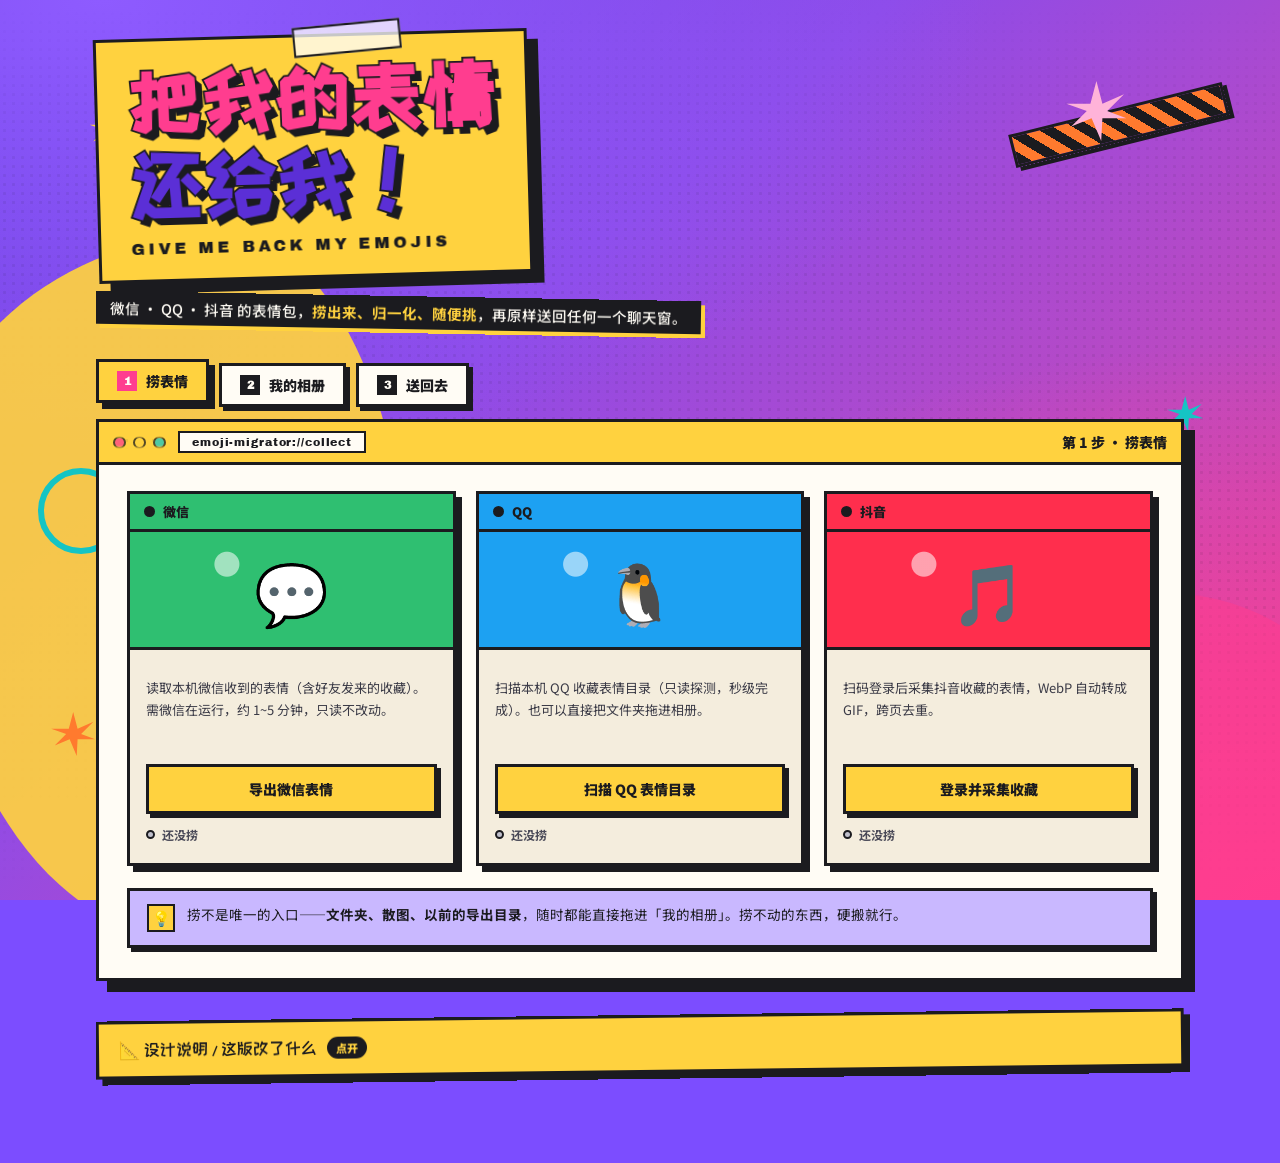
<file: design-prototype/emoji-migrator-mockup-v2.html>
<!DOCTYPE html>
<html lang="zh-CN">
<head>
<meta charset="UTF-8" />
<meta name="viewport" content="width=device-width, initial-scale=1.0" />
<title>《把我的表情还回来》· 设计原型</title>
<link rel="preconnect" href="https://fonts.googleapis.com" />
<link rel="preconnect" href="https://fonts.gstatic.com" crossorigin />
<link href="https://fonts.googleapis.com/css2?family=Archivo+Black&family=Noto+Sans+SC:wght@400;500;700;900&family=ZCOOL+KuaiLe&display=swap" rel="stylesheet" />
<style>
/* ============================================================
   《把我的表情还回来》 — Memphis / 波普拼贴风格设计原型
   设计母题来自参考海报：紫粉渐变底 · 纯黑粗描边 · 硬边偏移阴影
   复古浏览器窗口 · 半调网点 · 四角星芒 · 斜置拼贴
   ============================================================ */

/* ---------- 设计令牌 ---------- */
:root{
  /* 墨线与纸面：不用纯黑纯白 */
  --ink:        #1B1B1F;
  --paper:      #FFFCF5;
  --paper-2:    #F4EDDD;

  /* 主色板（海报原色） */
  --violet:     #7C4DFF;
  --violet-d:   #5B2FD6;
  --magenta:    #FF3D8F;
  --yellow:     #FFD23F;
  --teal:       #15C4C4;
  --orange:     #FF7A2E;
  --lilac:      #C9B8FF;
  --pink-soft:  #FFB3D9;

  /* 平台身份色（波普饱和版） */
  --wx:         #2FBF71;
  --qq:         #1DA1F2;
  --dy:         #FF2E4D;

  /* 硬边阴影：全局统一，绝不模糊 */
  --sh:      6px 6px 0 var(--ink);
  --sh-sm:   4px 4px 0 var(--ink);
  --sh-xs:   3px 3px 0 var(--ink);
  --sh-lg:   11px 11px 0 var(--ink);
  --bw:      3px;

  --r: 14px;   /* 圆角克制使用：主结构用小圆角，贴纸用大圆角 */

  --font-display: 'ZCOOL KuaiLe','Noto Sans SC',sans-serif;
  --font-latin:   'Archivo Black','Noto Sans SC',sans-serif;
  --font-body:    'Noto Sans SC','Microsoft YaHei',sans-serif;
}

*{ box-sizing:border-box; }
html,body{ margin:0; padding:0; }
body{
  min-height:100%;
  font-family:var(--font-body);
  color:var(--ink);
  background:var(--violet);
  background-image:
    radial-gradient(120% 90% at 8% 0%, #8E5BFF 0%, transparent 58%),
    radial-gradient(110% 100% at 100% 100%, #FF3D8F 0%, transparent 62%),
    linear-gradient(140deg,#6B3FE0 0%,#8E4BE8 38%,#E8479B 100%);
  background-attachment:fixed;
  overflow-x:hidden;
}

/* ---------- 背景拼贴层 ---------- */
.deco{ position:fixed; inset:0; pointer-events:none; z-index:0; overflow:hidden; }
.deco > *{ position:absolute; }

/* 半调网点 */
.dots{
  inset:0;
  background-image:radial-gradient(circle, rgba(27,27,31,.10) 1.4px, transparent 1.5px);
  background-size:9px 9px;
  mask-image:linear-gradient(180deg, transparent 0%, #000 22%, #000 70%, transparent 100%);
  -webkit-mask-image:linear-gradient(180deg, transparent 0%, #000 22%, #000 70%, transparent 100%);
  opacity:.75;
}
/* 左侧黄色不规则色块 */
.blob-y{
  left:-6vw; top:26vh; width:38vw; height:78vh;
  background:var(--yellow);
  border-radius: 62% 38% 47% 53% / 38% 55% 45% 62%;
  opacity:.92;
}
/* 左下青色块 */
.block-t{
  left:8vw; bottom:-14vh; width:34vw; height:42vh;
  background:var(--teal);
  border-radius: 46% 54% 30% 70% / 55% 40% 60% 45%;
  opacity:.9;
}
/* 右下粉色块 */
.block-p{
  right:-10vw; bottom:-18vh; width:44vw; height:52vh;
  background:var(--magenta);
  border-radius: 58% 42% 52% 48% / 40% 60% 40% 60%;
  opacity:.55;
}
/* 斜置格纹条 */
.stripes{
  right:4vw; top:12vh; width:220px; height:34px;
  background:repeating-linear-gradient(45deg, var(--ink) 0 10px, var(--orange) 10px 20px);
  transform:rotate(-14deg);
  border:var(--bw) solid var(--ink);
  box-shadow:var(--sh-sm);
}
/* 四角星芒 */
.spark{ width:44px; height:44px; background:var(--yellow); }
.spark.p{ background:var(--pink-soft); }
.spark.t{ background:var(--teal); }
.spark.o{ background:var(--orange); }
.spark.s{
  clip-path:polygon(50% 0%, 60% 38%, 96% 22%, 68% 50%, 100% 62%, 60% 62%, 58% 100%, 42% 62%, 8% 76%, 34% 50%, 0% 38%, 40% 38%);
}
.spark.outline{
  background:none;
  border:4px solid var(--ink);
  clip-path:none;
  border-radius:50%;
  width:58px; height:58px;
}
.ring{
  width:86px; height:86px; border:5px solid var(--ink); border-radius:50%;
  background:transparent;
}
.ring.t{ border-color:var(--teal); border-width:6px; }
.ring.y{ border-color:var(--yellow); border-width:6px; }
/* 大箭头 */
.arrow{
  width:0; height:0;
  border-left:52px solid transparent;
  border-right:52px solid transparent;
  border-bottom:78px solid var(--paper);
  filter:drop-shadow(3px 4px 0 var(--ink));
}

/* ---------- 骨架 ---------- */
.shell{ position:relative; z-index:1; max-width:1180px; margin:0 auto; padding:34px 46px 90px; }

/* ---------- 标题海报 ---------- */
.masthead{ position:relative; margin-bottom:26px; }
.poster{
  display:block; width:fit-content; position:relative;
  background:var(--yellow);
  border:var(--bw) solid var(--ink);
  box-shadow:var(--sh-lg);
  padding:20px 30px 22px;
  transform:rotate(-1.6deg);
  max-width:100%;
}
.poster::after{  /* 胶带 */
  content:""; position:absolute; top:-13px; left:46%;
  width:104px; height:26px; background:rgba(255,255,255,.75);
  border:2px solid var(--ink); transform:rotate(-4deg);
}
.hero{
  font-family:var(--font-display);
  font-size:clamp(34px, 6.4vw, 78px);
  line-height:1.06;
  letter-spacing:.02em;
  margin:0;
  color:var(--magenta);
  -webkit-text-stroke:3.5px var(--ink);
  paint-order:stroke fill;
  text-shadow:7px 7px 0 var(--ink);
}
.hero .l2{ display:block; color:var(--violet-d); }
.hero .l3{ display:block; color:var(--teal); }
.sub-en{
  font-family:var(--font-latin);
  font-size:clamp(11px,1.5vw,16px);
  letter-spacing:.24em;
  margin:14px 0 0;
  color:var(--ink);
}
.slogan{
  font-size:14.5px; font-weight:500; color:var(--paper);
  background:var(--ink);
  display:block; width:fit-content; max-width:100%;
  padding:6px 14px;
  margin:18px 0 0;
  transform:rotate(1deg);
  box-shadow:4px 4px 0 var(--yellow);
}
.slogan b{ color:var(--yellow); }

/* ---------- 阶段导航：复古浏览器标签 ---------- */
.tabs{ display:flex; gap:10px; margin:30px 0 0; flex-wrap:wrap; align-items:flex-end; }
.tab{
  font-family:var(--font-body); font-weight:900; font-size:14px;
  display:flex; align-items:center; gap:9px;
  background:var(--paper); color:var(--ink);
  border:var(--bw) solid var(--ink);
  box-shadow:var(--sh-sm);
  padding:9px 18px;
  cursor:pointer;
  transform:translateY(4px);
  transition:transform .16s cubic-bezier(.22,1,.36,1), box-shadow .16s cubic-bezier(.22,1,.36,1), background .16s ease;
}
.tab .n{
  font-family:var(--font-latin); font-size:11px;
  background:var(--ink); color:var(--paper);
  width:20px; height:20px; display:grid; place-items:center;
}
.tab:hover{ transform:translateY(-2px); }
.tab.on{ background:var(--yellow); transform:translateY(0); box-shadow:var(--sh); }
.tab.on .n{ background:var(--magenta); color:var(--paper); }

/* ---------- 主窗口 ---------- */
.win{
  background:var(--paper);
  border:var(--bw) solid var(--ink);
  box-shadow:var(--sh-lg);
  margin-top:16px;
  animation:winIn .34s cubic-bezier(.22,1,.36,1);
}
@keyframes winIn{ from{ opacity:0; transform:translateY(10px); } to{ opacity:1; transform:none; } }
.win-bar{
  display:flex; align-items:center; gap:12px;
  background:var(--bar, var(--violet));
  border-bottom:var(--bw) solid var(--ink);
  padding:9px 14px;
}
.win-bar .dots{ display:flex; gap:7px; }
.win-bar .dots i{ width:13px; height:13px; border-radius:50%; border:2.5px solid var(--ink); background:var(--paper); }
.win-bar .dots i:nth-child(1){ background:var(--magenta); }
.win-bar .dots i:nth-child(2){ background:var(--yellow); }
.win-bar .dots i:nth-child(3){ background:var(--teal); }
.win-bar .url{
  font-family:var(--font-latin); font-size:11px; letter-spacing:.08em;
  background:var(--paper); border:2.5px solid var(--ink);
  padding:3px 12px; color:var(--ink);
  white-space:nowrap; overflow:hidden; text-overflow:ellipsis;
}
.win-bar .title{
  font-weight:900; font-size:14px; color:var(--ink);
  margin-left:auto; white-space:nowrap;
}
.win-body{ padding:26px 28px 30px; }

/* ---------- 阶段 1：导入三端 ---------- */
.plat-grid{ display:grid; grid-template-columns:repeat(3,1fr); gap:20px; }
.plat{
  position:relative; background:var(--paper-2);
  border:var(--bw) solid var(--ink);
  box-shadow:var(--sh);
  padding:0 0 20px;
  overflow:hidden;
  transition:transform .18s cubic-bezier(.22,1,.36,1), box-shadow .18s cubic-bezier(.22,1,.36,1);
}
.plat:hover{ transform:translate(-2px,-3px); box-shadow:var(--sh-lg); }
.plat .cap{
  background:var(--pc); color:var(--ink);
  border-bottom:var(--bw) solid var(--ink);
  padding:8px 14px;
  font-weight:900; font-size:13px;
  display:flex; align-items:center; gap:8px;
}
.plat .cap .dot{ width:11px; height:11px; border-radius:50%; background:var(--ink); border:2px solid var(--ink); }
.plat .glyph{
  height:118px; display:grid; place-items:center;
  font-size:60px; line-height:1;
  background:
    radial-gradient(circle at 30% 28%, rgba(255,255,255,.55) 0 12px, transparent 13px),
    var(--pc);
  border-bottom:var(--bw) solid var(--ink);
}
.plat .desc{ font-size:13px; line-height:1.65; color:#3A3A46; padding:14px 16px 0; min-height:74px; }
.plat .btn{
  margin:14px 16px 0; width:calc(100% - 32px);
  font-family:var(--font-body); font-weight:900; font-size:14px;
  background:var(--yellow); color:var(--ink);
  border:var(--bw) solid var(--ink); box-shadow:var(--sh-sm);
  padding:12px 10px; cursor:pointer;
  transition:transform .12s ease, box-shadow .12s ease, background .12s ease;
}
.plat .btn:hover:not(:disabled){ background:var(--orange); color:var(--paper); }
.plat .btn:active:not(:disabled){ transform:translate(3px,3px); box-shadow:1px 1px 0 var(--ink); }
.plat .btn:disabled{ background:var(--paper-2); color:#8A8A96; cursor:default; box-shadow:var(--sh-xs); }
.plat .stat{
  font-size:12px; font-weight:700; color:#4A4A58;
  padding:12px 16px 0; display:flex; align-items:center; gap:7px;
}
.plat .stat .pip{ width:9px; height:9px; border-radius:50%; background:#C0C0CC; border:2px solid var(--ink); }
.plat.done .stat .pip{ background:var(--wx); }
.plat.done .stat b{ color:var(--wx); }

.tip{
  margin-top:22px; display:flex; align-items:flex-start; gap:12px;
  background:var(--lilac); border:var(--bw) solid var(--ink);
  box-shadow:var(--sh-sm);
  padding:13px 17px; font-size:13.5px; line-height:1.6;
}
.tip .ico{
  flex:0 0 auto; width:28px; height:28px; display:grid; place-items:center;
  background:var(--yellow); border:2.5px solid var(--ink); font-size:15px;
}

/* ---------- 阶段 2：相册（贴纸册） ---------- */
.bar-top{
  display:flex; gap:12px; align-items:center; flex-wrap:wrap;
  padding-bottom:16px; margin-bottom:18px;
  border-bottom:var(--bw) dashed rgba(27,27,31,.35);
}
.search{
  display:flex; align-items:center; gap:9px; flex:1 1 230px; min-width:0;
  background:var(--paper-2); border:var(--bw) solid var(--ink);
  box-shadow:var(--sh-xs); padding:9px 13px;
}
.search input{
  flex:1; min-width:0; border:0; outline:0; background:transparent;
  font-family:var(--font-body); font-size:14px; font-weight:700; color:var(--ink);
}
.search .mag{ font-size:15px; }
.btn-ghost{
  font-family:var(--font-body); font-weight:900; font-size:13px;
  background:var(--paper); color:var(--ink);
  border:var(--bw) solid var(--ink); box-shadow:var(--sh-xs);
  padding:9px 15px; cursor:pointer;
  transition:transform .12s ease, box-shadow .12s ease, background .12s ease;
}
.btn-ghost:hover{ background:var(--lilac); }
.btn-ghost:active{ transform:translate(2px,2px); box-shadow:1px 1px 0 var(--ink); }

/* 册页标签 */
.lbl{
  font-family:var(--font-latin); font-size:10px; letter-spacing:.18em;
  color:#5A5A68; margin:0 0 8px;
}
.books{ display:flex; gap:8px; flex-wrap:wrap; align-items:center; margin-bottom:16px; }
.book{
  font-weight:900; font-size:12.5px;
  border:2.5px solid var(--ink); background:var(--paper);
  padding:6px 13px; cursor:pointer; box-shadow:var(--sh-xs);
  display:inline-flex; align-items:center; gap:7px;
  transition:transform .12s ease, box-shadow .12s ease, background .12s ease;
}
.book .sq{ width:9px; height:9px; border:2px solid var(--ink); }
.book:hover{ transform:translateY(-2px); }
.book.on{ background:var(--ink); color:var(--paper); }
.book.on .sq{ background:var(--yellow); border-color:var(--yellow); }
.book.new{ border-style:dashed; background:var(--paper-2); }

.count-line{ margin-left:auto; font-size:13px; font-weight:700; color:#4A4A58; white-space:nowrap; }
.count-line b{ font-family:var(--font-latin); font-size:19px; color:var(--magenta); margin:0 3px; }

/* 贴纸册 */
.sheet{
  background:var(--paper-2);
  border:var(--bw) solid var(--ink);
  box-shadow:var(--sh);
  padding:26px 24px 28px;
  position:relative;
}
.sheet::before{  /* 装订孔 */
  content:""; position:absolute; left:11px; top:0; bottom:0;
  border-right:3px dashed rgba(27,27,31,.28);
}
.sheet::after{
  content:""; position:absolute; left:5px; top:26px;
  width:11px; height:11px; border-radius:50%;
  background:var(--paper); border:2.5px solid var(--ink);
  box-shadow:0 40px 0 -1px var(--paper), 0 40px 0 1.5px var(--ink),
             0 80px 0 -1px var(--paper), 0 80px 0 1.5px var(--ink),
             0 120px 0 -1px var(--paper), 0 120px 0 1.5px var(--ink);
}
.grid{ display:grid; grid-template-columns:repeat(auto-fill, minmax(112px,1fr)); gap:22px; padding-left:16px; }
.sticker{
  position:relative; aspect-ratio:1; cursor:pointer;
  background:var(--paper);
  border:var(--bw) solid var(--ink);
  border-radius:var(--r);
  box-shadow:var(--sh-sm);
  display:grid; place-items:center;
  transition:transform .16s cubic-bezier(.22,1,.36,1), box-shadow .16s cubic-bezier(.22,1,.36,1);
}
.sticker:nth-child(3n){ transform:rotate(-3.2deg); }
.sticker:nth-child(3n+1){ transform:rotate(2.4deg); }
.sticker:nth-child(4n){ transform:rotate(-1.4deg); }
.sticker:hover{ transform:rotate(0deg) translateY(-4px) scale(1.03); box-shadow:var(--sh); z-index:2; }
.sticker .emo{ font-size:48px; line-height:1; }
.sticker .tag{
  position:absolute; left:-2px; top:-2px;
  font-size:10px; font-weight:900; color:var(--ink);
  background:var(--tc); border:2.5px solid var(--ink);
  border-radius:var(--r) 0 var(--r) 0;
  padding:2px 8px 3px;
}
.sticker .grp{
  position:absolute; right:-2px; bottom:-2px;
  font-size:10px; font-weight:700; color:var(--paper);
  background:var(--ink);
  padding:2px 7px 3px;
  border-radius:var(--r) 0 var(--r) 0;
}
.sticker .pick{
  position:absolute; right:-9px; top:-9px;
  width:26px; height:26px; border-radius:50%;
  background:var(--magenta); border:2.5px solid var(--ink);
  display:none; place-items:center; color:var(--paper);
  font-size:13px; font-weight:900;
}
.sticker.sel{ border-color:var(--ink); box-shadow:var(--sh); transform:rotate(0deg) scale(1.04); }
.sticker.sel .pick{ display:grid; }
.sticker.sel::after{
  content:""; position:absolute; inset:-3px; border:3px solid var(--magenta);
  border-radius:var(--r); pointer-events:none;
}
.empty{ text-align:center; padding:52px 20px; }
.empty .big{ font-size:54px; }
.empty h3{ font-family:var(--font-display); font-size:22px; margin:12px 0 6px; color:var(--violet-d); -webkit-text-stroke:1.5px var(--ink); paint-order:stroke fill; }
.empty p{ margin:0; color:#5A5A68; font-size:13.5px; }

/* 底部选区托盘 */
.tray{
  position:sticky; bottom:0; margin-top:22px;
  display:flex; align-items:center; gap:16px; flex-wrap:wrap;
  background:var(--ink); color:var(--paper);
  border:var(--bw) solid var(--ink);
  box-shadow:var(--sh-sm);
  padding:12px 18px;
}
.tray .n{ font-family:var(--font-latin); font-size:26px; color:var(--yellow); }
.tray .txt{ font-size:13.5px; font-weight:700; }
.tray .sp{ flex:1; }
.tray .go{
  font-family:var(--font-body); font-weight:900; font-size:14px;
  background:var(--yellow); color:var(--ink);
  border:2.5px solid var(--ink); box-shadow:var(--sh-xs);
  padding:11px 22px; cursor:pointer;
  transition:transform .12s ease, box-shadow .12s ease, background .12s ease;
}
.tray .go:hover{ background:var(--orange); color:var(--paper); }
.tray .go:active{ transform:translate(2px,2px); box-shadow:1px 1px 0 var(--ink); }

/* ---------- 阶段 3：导出 ---------- */
.ticket{
  background:var(--paper-2); border:var(--bw) solid var(--ink);
  box-shadow:var(--sh); padding:20px 24px;
  display:flex; align-items:center; gap:20px; flex-wrap:wrap;
  position:relative;
  margin-bottom:24px;
}
.ticket::before,.ticket::after{
  content:""; position:absolute; left:0; right:0; height:9px;
  background:repeating-linear-gradient(90deg, var(--ink) 0 9px, transparent 9px 18px);
}
.ticket::before{ top:-5px; }
.ticket::after{ bottom:-5px; }
.ticket .big{ font-family:var(--font-latin); font-size:56px; line-height:1; color:var(--magenta); }
.ticket .meta{ font-size:13.5px; line-height:1.7; }
.ticket .meta b{ font-weight:900; }

.tgrid{ display:grid; grid-template-columns:repeat(3,1fr); gap:20px; margin-bottom:24px; }
.tgt{
  position:relative; text-align:left;
  background:var(--paper); border:var(--bw) solid var(--ink);
  box-shadow:var(--sh-sm); padding:0 0 18px; cursor:pointer;
  overflow:hidden;
  transition:transform .16s cubic-bezier(.22,1,.36,1), box-shadow .16s cubic-bezier(.22,1,.36,1);
}
.tgt:hover{ transform:translate(-2px,-3px); box-shadow:var(--sh); }
.tgt .cap{
  background:var(--pc); border-bottom:var(--bw) solid var(--ink);
  padding:8px 14px; font-weight:900; font-size:13px;
}
.tgt .ico{
  height:92px; display:grid; place-items:center; font-size:42px;
  background:var(--paper-2); border-bottom:var(--bw) solid var(--ink);
}
.tgt .rules{ padding:13px 16px 0; font-size:12.5px; line-height:1.7; color:#4A4A58; }
.tgt .rules b{ color:var(--ink); }
.tgt .radio{
  position:absolute; right:12px; top:12px; width:24px; height:24px; border-radius:50%;
  border:3px solid var(--ink); background:var(--paper);
  display:grid; place-items:center; font-size:13px; color:transparent;
}
.tgt.on{ box-shadow:var(--sh); transform:translate(-2px,-3px); }
.tgt.on .radio{ background:var(--magenta); color:var(--paper); }
.tgt.on .ico{ background:var(--pc); }

.actions{ display:flex; align-items:center; gap:16px; flex-wrap:wrap; }
.go{
  font-family:var(--font-body); font-weight:900; font-size:16px;
  background:var(--yellow); color:var(--ink);
  border:var(--bw) solid var(--ink); box-shadow:var(--sh);
  padding:15px 34px; cursor:pointer;
  transition:transform .12s ease, box-shadow .12s ease, background .12s ease;
}
.go:hover:not(:disabled){ background:var(--orange); color:var(--paper); }
.go:active:not(:disabled){ transform:translate(4px,4px); box-shadow:2px 2px 0 var(--ink); }
.go:disabled{ background:#D8D4C8; color:#8A8A96; cursor:default; box-shadow:var(--sh-xs); }
.hint{ font-size:13px; font-weight:700; color:#5A5A68; }

.prog{ height:26px; border:var(--bw) solid var(--ink); background:var(--paper-2); box-shadow:var(--sh-xs); display:none; margin-bottom:22px; overflow:hidden; }
.prog.on{ display:block; }
.prog i{ display:block; height:100%; width:0;
  background:repeating-linear-gradient(45deg, var(--magenta) 0 12px, var(--violet) 12px 24px);
  transition:width .28s cubic-bezier(.22,1,.36,1); }
.prog b{ position:absolute; }

.result{ display:none; }
.result.show{ display:block; animation:winIn .3s cubic-bezier(.22,1,.36,1); }
.rcard{
  background:#E9FBF0; border:var(--bw) solid var(--ink); box-shadow:var(--sh);
  padding:20px 22px;
}
.rcard h3{ font-family:var(--font-display); font-size:21px; margin:0 0 12px; color:#0E7A46; -webkit-text-stroke:1.5px var(--ink); paint-order:stroke fill; }
.rcard .row{ font-size:13.5px; line-height:1.85; }
.rcard .row span{ color:#3A5A48; }
.rcard code{ font-family:var(--font-latin); font-size:12px; background:var(--paper); border:2px solid var(--ink); padding:2px 8px; }
.rbtns{ display:flex; gap:12px; margin-top:16px; flex-wrap:wrap; }

/* ---------- 指引弹窗 ---------- */
.mask{
  position:fixed; inset:0; z-index:60; display:none;
  background:rgba(27,27,31,.62);
  align-items:center; justify-content:center; padding:24px;
}
.mask.on{ display:flex; animation:fade .18s ease; }
@keyframes fade{ from{opacity:0} to{opacity:1} }
.modal{
  background:var(--paper); border:var(--bw) solid var(--ink);
  box-shadow:var(--sh-lg); width:600px; max-width:100%;
  max-height:88vh; display:flex; flex-direction:column;
  animation:pop .26s cubic-bezier(.22,1,.36,1);
}
@keyframes pop{ from{ transform:translateY(16px) scale(.97); opacity:0 } to{ transform:none; opacity:1 } }
.gstep{ padding:20px 24px; display:flex; gap:15px; border-bottom:2.5px dashed rgba(27,27,31,.25); }
.gstep:last-child{ border-bottom:0; }
.gstep .gn{
  flex:0 0 38px; height:38px; display:grid; place-items:center;
  font-family:var(--font-latin); font-size:17px;
  background:var(--yellow); border:2.5px solid var(--ink);
  border-radius:50%; box-shadow:var(--sh-xs);
}
.gstep h4{ margin:0 0 5px; font-size:15px; font-weight:900; }
.gstep p{ margin:0; font-size:13px; line-height:1.7; color:#3A3A46; }
.modal .foot{ padding:14px 24px; border-top:var(--bw) solid var(--ink); background:var(--paper-2); display:flex; gap:12px; }
.modal .foot .btn-ghost{ flex:1; padding:12px; font-size:14px; }

/* ---------- 设计说明便签 ---------- */
.note{
  margin-top:34px;
  background:var(--yellow);
  border:var(--bw) solid var(--ink);
  box-shadow:var(--sh);
  transform:rotate(-.7deg);
}
.note summary{
  cursor:pointer; list-style:none; padding:15px 20px;
  font-family:var(--font-display); font-size:17px; color:var(--ink);
  display:flex; align-items:center; gap:10px;
}
.note summary::-webkit-details-marker{ display:none; }
.note summary .tag2{
  font-family:var(--font-body); font-size:11px; font-weight:900;
  background:var(--ink); color:var(--yellow); padding:3px 9px; border-radius:20px;
}
.note .in{ padding:2px 22px 22px; font-size:13px; line-height:1.85; }
.note .in h4{ font-family:var(--font-display); font-size:15px; margin:16px 0 6px; color:var(--violet-d); }
.note .in ul{ margin:6px 0; padding-left:20px; }
.note .in code{ font-family:var(--font-latin); font-size:11.5px; background:var(--paper); border:2px solid var(--ink); padding:1px 6px; }
.note .in .warn{ background:var(--paper); border:2.5px solid var(--ink); box-shadow:var(--sh-xs); padding:11px 14px; margin-top:14px; }

/* ---------- toast ---------- */
.toast{
  position:fixed; left:50%; bottom:30px; z-index:80;
  transform:translateX(-50%) translateY(20px);
  background:var(--ink); color:var(--paper);
  border:2.5px solid var(--ink); box-shadow:var(--sh-sm);
  padding:12px 22px; font-size:13.5px; font-weight:700;
  opacity:0; pointer-events:none;
  transition:opacity .22s ease, transform .22s cubic-bezier(.22,1,.36,1);
}
.toast.on{ opacity:1; transform:translateX(-50%) translateY(0); }

/* ---------- 响应式 ---------- */
@media (max-width:900px){
  .plat-grid,.tgrid{ grid-template-columns:1fr; }
  .tabs{ gap:7px; }
  .tab{ padding:8px 12px; font-size:13px; }
  .win-body{ padding:20px 18px 24px; }
  .grid{ grid-template-columns:repeat(auto-fill,minmax(92px,1fr)); gap:18px; }
  .hero{ -webkit-text-stroke-width:2.5px; text-shadow:5px 5px 0 var(--ink); }
}
@media (prefers-reduced-motion:reduce){
  *{ animation-duration:.01ms !important; transition-duration:.01ms !important; }
}
</style>
</head>
<body>

<!-- ============ 背景拼贴 ============ -->
<div class="deco" aria-hidden="true">
  <div class="dots"></div>
  <div class="blob-y"></div>
  <div class="block-t"></div>
  <div class="block-p"></div>
  <div class="stripes"></div>
  <div class="spark s" style="left:7%;top:12%"></div>
  <div class="spark s p" style="right:12%;top:9%;width:60px;height:60px"></div>
  <div class="spark s t" style="right:6%;top:44%;width:36px;height:36px"></div>
  <div class="spark s o" style="left:4%;bottom:16%"></div>
  <div class="spark s" style="left:52%;bottom:6%;width:30px;height:30px"></div>
  <div class="ring y" style="right:16%;bottom:12%"></div>
  <div class="ring t" style="left:3%;top:52%"></div>
  <div class="arrow" style="right:8%;bottom:30%;transform:rotate(-14deg)"></div>
</div>

<div class="shell">

  <!-- ============ 标题海报 ============ -->
  <header class="masthead">
    <div class="poster">
      <h1 class="hero">
        <span class="l1">把我的表情</span>
        <span class="l2">还给我！</span>
      </h1>
      <p class="sub-en">GIVE ME BACK MY EMOJIS</p>
    </div>
    <p class="slogan">
      微信 · QQ · 抖音 的表情包，<b>捞出来、归一化、随便挑</b>，再原样送回任何一个聊天窗。
    </p>
  </header>

  <!-- ============ 阶段导航 ============ -->
  <nav class="tabs" id="tabs">
    <button class="tab on" data-v="ingest"><span class="n">1</span>捞表情</button>
    <button class="tab" data-v="album"><span class="n">2</span>我的相册</button>
    <button class="tab" data-v="export"><span class="n">3</span>送回去</button>
  </nav>

  <!-- ============ 阶段 1：捞表情 ============ -->
  <section class="win" id="v-ingest">
    <div class="win-bar" style="--bar:var(--yellow)">
      <span class="dots"><i></i><i></i><i></i></span>
      <span class="url">emoji-migrator://collect</span>
      <span class="title">第 1 步 · 捞表情</span>
    </div>
    <div class="win-body">
      <div class="plat-grid">
        <div class="plat" id="p-wx" style="--pc:var(--wx)">
          <div class="cap"><span class="dot"></span>微信</div>
          <div class="glyph">💬</div>
          <p class="desc">读取本机微信收到的表情（含好友发来的收藏）。需微信在运行，约 1~5 分钟，只读不改动。</p>
          <button class="btn" onclick="ingest('wx')">导出微信表情</button>
          <div class="stat"><span class="pip"></span><span id="s-wx">还没捞</span></div>
        </div>
        <div class="plat" id="p-qq" style="--pc:var(--qq)">
          <div class="cap"><span class="dot"></span>QQ</div>
          <div class="glyph">🐧</div>
          <p class="desc">扫描本机 QQ 收藏表情目录（只读探测，秒级完成）。也可以直接把文件夹拖进相册。</p>
          <button class="btn" onclick="ingest('qq')">扫描 QQ 表情目录</button>
          <div class="stat"><span class="pip"></span><span id="s-qq">还没捞</span></div>
        </div>
        <div class="plat" id="p-dy" style="--pc:var(--dy)">
          <div class="cap"><span class="dot"></span>抖音</div>
          <div class="glyph">🎵</div>
          <p class="desc">扫码登录后采集抖音收藏的表情，WebP 自动转成 GIF，跨页去重。</p>
          <button class="btn" onclick="ingest('dy')">登录并采集收藏</button>
          <div class="stat"><span class="pip"></span><span id="s-dy">还没捞</span></div>
        </div>
      </div>
      <div class="tip">
        <span class="ico">💡</span>
        <span>捞不是唯一的入口——<b>文件夹、散图、以前的导出目录</b>，随时都能直接拖进「我的相册」。捞不动的东西，硬搬就行。</span>
      </div>
    </div>
  </section>

  <!-- ============ 阶段 2：我的相册 ============ -->
  <section class="win" id="v-album" style="display:none">
    <div class="win-bar" style="--bar:var(--teal)">
      <span class="dots"><i></i><i></i><i></i></span>
      <span class="url">emoji-migrator://album</span>
      <span class="title">第 2 步 · 我的相册</span>
    </div>
    <div class="win-body">
      <div class="bar-top">
        <label class="search">
          <span class="mag">🔍</span>
          <input id="q" placeholder="搜表情、分类、平台…" oninput="render()" />
        </label>
        <button class="btn-ghost" onclick="selAll()">全选</button>
        <button class="btn-ghost" onclick="selNone()">清空</button>
        <button class="btn-ghost" onclick="newGroup()">＋ 新建册页</button>
      </div>

      <p class="lbl">按平台</p>
      <div class="books" id="f-plat">
        <span class="book on" data-k="plat" data-v="all"><span class="sq" style="background:var(--violet)"></span>全部</span>
        <span class="book" data-k="plat" data-v="微信"><span class="sq" style="background:var(--wx)"></span>微信</span>
        <span class="book" data-k="plat" data-v="QQ"><span class="sq" style="background:var(--qq)"></span>QQ</span>
        <span class="book" data-k="plat" data-v="抖音"><span class="sq" style="background:var(--dy)"></span>抖音</span>
      </div>

      <p class="lbl">按册页（分类）</p>
      <div class="books" id="f-cat">
        <span class="book on" data-k="cat" data-v="all"><span class="sq" style="background:var(--yellow)"></span>全部</span>
        <span class="book" data-k="cat" data-v="表情"><span class="sq" style="background:var(--magenta)"></span>表情</span>
        <span class="book" data-k="cat" data-v="宠物"><span class="sq" style="background:var(--orange)"></span>宠物</span>
        <span class="book" data-k="cat" data-v="文字"><span class="sq" style="background:var(--lilac)"></span>文字</span>
        <span class="book" data-k="cat" data-v="节日"><span class="sq" style="background:var(--teal)"></span>节日</span>
        <span class="book" data-k="cat" data-v="搞笑"><span class="sq" style="background:var(--ink)"></span>搞笑</span>
      </div>

      <div class="sheet">
        <div class="grid" id="grid"></div>
      </div>

      <div class="tray">
        <span class="n" id="selN">0</span>
        <span class="txt">个已选中 · 挑完就能送回去</span>
        <span class="sp"></span>
        <button class="go" onclick="go(2)">下一步：送去任意端 →</button>
      </div>
    </div>
  </section>

  <!-- ============ 阶段 3：送回去 ============ -->
  <section class="win" id="v-export" style="display:none">
    <div class="win-bar" style="--bar:var(--magenta)">
      <span class="dots"><i></i><i></i><i></i></span>
      <span class="url">emoji-migrator://export</span>
      <span class="title">第 3 步 · 送回去</span>
    </div>
    <div class="win-body">
      <div class="ticket">
        <span class="big" id="e-n">0</span>
        <div class="meta">
          选中 <b id="e-n2">0</b> 个表情准备出发<br />
          导出的是<b>修正后的副本</b>，你原来的文件一个字节都不动
        </div>
      </div>

      <div class="tgrid" id="tgrid">
        <div class="tgt" data-t="微信" style="--pc:var(--wx)" onclick="pickT('微信')">
          <div class="cap">微信</div>
          <div class="ico">💬</div>
          <div class="rules"><b>GIF / PNG</b><br />自动修正后缀与尺寸<br />动图保留帧与循环</div>
          <span class="radio">✓</span>
        </div>
        <div class="tgt" data-t="QQ" style="--pc:var(--qq)" onclick="pickT('QQ')">
          <div class="cap">QQ</div>
          <div class="ico">🐧</div>
          <div class="rules"><b>GIF / PNG</b><br />感知哈希去重<br />缩略图由 QQ 自己生成</div>
          <span class="radio">✓</span>
        </div>
        <div class="tgt" data-t="抖音" style="--pc:var(--dy)" onclick="pickT('抖音')">
          <div class="cap">抖音</div>
          <div class="ico">🎵</div>
          <div class="rules"><b>GIF</b><br />WebP 自动转码<br />白底合成防黑边</div>
          <span class="radio">✓</span>
        </div>
      </div>

      <div class="prog" id="prog"><i></i></div>

      <div class="actions">
        <button class="go" id="doBtn" onclick="doExport()" disabled>开始导出</button>
        <span class="hint" id="e-hint">先在相册里挑表情，再选一个目标端</span>
      </div>

      <div class="result" id="res">
        <div class="rcard">
          <h3>✅ 导出完成，表情物归原主</h3>
          <div class="row"><span>导出目录：</span><code>~/emoji-migrator-out/20261021-120735</code></div>
          <div class="row"><span>已导出：</span><b id="r-n">0</b> 个文件（去重后）</div>
          <div class="row"><span>目标端：</span><b id="r-t">—</b> · <span>格式：</span><b id="r-f">—</b></div>
          <div class="rbtns">
            <button class="btn-ghost" onclick="toast('（原型）打开导出目录')">打开导出目录</button>
            <button class="btn-ghost" onclick="guide()">看导入指引</button>
          </div>
        </div>
      </div>
    </div>
  </section>

  <!-- ============ 设计说明 ============ -->
  <details class="note">
    <summary>📐 设计说明 / 这版改了什么 <span class="tag2">点开</span></summary>
    <div class="in">
      <h4>1. 名字</h4>
      <p>产品名从「表情包互通」改成 <b>《把我的表情还回来》</b>——从工具名变成一句情绪。
      副标 GIVE ME BACK MY EMOJIS 保留了英文海报感。</p>

      <h4>2. 视觉母题直接取自参考海报</h4>
      <ul>
        <li><b>复古浏览器窗口</b> → 三个阶段 = 三个窗口，顶栏三色圆点 + 地址栏，导航也是窗口标签。</li>
        <li><b>贴纸册</b> → 相册页做成一页活页贴纸册：装订孔、虚线、微微歪斜的模切贴纸。</li>
        <li><b>海报标题块</b> → 倾斜色块 + 3.5px 描边 + 硬阴影，像贴在墙上的海报。</li>
        <li><b>硬边阴影</b> → 全局 3px 墨线 + 纯色偏移阴影，零模糊、零圆角糖水。</li>
        <li><b>半调网点 / 星芒 / 格纹 / 太阳射线</b> → 只铺在边角留白，绝不压正文。</li>
      </ul>

      <h4>3. 逻辑修正（相对旧向导）</h4>
      <ul>
        <li>旧的第 2 步「选平台」里塞着微信导出、抖音采集——<b>采集是来源，不是目标</b>。现在采集全在第 1 步，选平台只在第 3 步出现。</li>
        <li><b>质量档位假控件已删</b>（旧版「仅作记录、不压缩」，EM-010 已下线档位常量）。导出信息改为真实数字：文件数、去重数、目标端格式。</li>
        <li>相册是主角：新增<b>册页（分类）</b>维度，可自建册页并把选中贴纸归进去。</li>
      </ul>

      <h4>4. 落地形态：这一版基本排除了 QSS 方案</h4>
      <div class="warn">
        本风格依赖<b>硬阴影、文字描边、半调网点、自定义展示字体、斜置拼贴</b>——这些在 Qt QSS 里几乎无法实现。
        建议落地为 <code>PySide6 壳 + QtWebEngine 承载本 HTML</code>，而不是纯 QSS 重做。
        需鹏子拍板。
      </div>

      <h4>5. 工程约束不变</h4>
      <ul>
        <li>本文件是规划原型，<b>不改 <code>gui.py</code> / <code>src</code></b>。</li>
        <li>落地时业务算法仍复用 <code>cli._normalize_dir</code>、<code>wxcollect</code>、<code>collect_flow</code>、<code>qqdir</code>，不重写。</li>
        <li>合规红线（9 个禁用 API 零出现）不变。</li>
      </ul>
    </div>
  </details>
</div>

<!-- ============ 指引弹窗 ============ -->
<div class="mask" id="mask">
  <div class="modal">
    <div class="win-bar" style="--bar:var(--yellow)">
      <span class="dots"><i></i><i></i><i></i></span>
      <span class="url" id="g-url">emoji-migrator://guide</span>
      <span class="title" id="g-title">导入指引</span>
    </div>
    <div id="g-body" style="overflow:auto"></div>
    <div class="foot"><button class="btn-ghost" onclick="closeG()">知道了</button></div>
  </div>
</div>

<div class="toast" id="toast"></div>

<script>
/* ================= 数据 ================= */
const EMO = [
  ['😀','微信','表情'],['🐱','QQ','宠物'],['🎉','抖音','节日'],['😂','微信','搞笑'],
  ['🐶','QQ','宠物'],['❤️','抖音','表情'],['🔥','微信','搞笑'],['🍕','QQ','表情'],
  ['🌟','抖音','节日'],['😎','微信','表情'],['🐰','QQ','宠物'],['🎁','抖音','节日'],
  ['💡','微信','文字'],['✨','QQ','表情'],['😭','抖音','搞笑'],['🐻','微信','宠物'],
  ['🍔','QQ','表情'],['⚡','抖音','搞笑'],['🤔','微信','表情'],['🌈','QQ','节日'],
  ['💯','抖音','文字'],['🐼','微信','宠物'],['😍','QQ','表情'],['🎈','抖音','节日'],
  ['🕶️','微信','搞笑'],['🍜','QQ','表情'],['🎂','抖音','节日'],['👑','微信','文字'],
];
const PLAT_COLOR = { '微信':'var(--wx)', 'QQ':'var(--qq)', '抖音':'var(--dy)' };
const ITEMS = EMO.map((e,i)=>({ id:i, emo:e[0], plat:e[1], cat:e[2], sel:false, grp:'未分册' }));

let fPlat='all', fCat='all', q='', target=null, view='ingest';

/* ================= 阶段切换 ================= */
document.getElementById('tabs').addEventListener('click', e=>{
  const b=e.target.closest('.tab'); if(!b) return;
  go(b.dataset.v==='ingest'?'ingest':b.dataset.v==='album'?'album':'export');
});
function go(v){
  view=v;
  document.querySelectorAll('.tab').forEach(t=>t.classList.toggle('on', t.dataset.v===v));
  ['ingest','album','export'].forEach(k=>{
    document.getElementById('v-'+k).style.display = k===v ? '' : 'none';
  });
  window.scrollTo({ top:0, behavior:'smooth' });
  if(v==='export') syncExport();
}

/* ================= 阶段 1：捞 ================= */
const N = { wx:412, qq:96, dy:38 };
const LABEL = { wx:'微信', qq:'QQ', dy:'抖音' };
function ingest(k){
  const card=document.getElementById('p-'+k);
  const btn=card.querySelector('.btn');
  btn.disabled=true; btn.textContent='正在捞…';
  setTimeout(()=>{
    card.classList.add('done');
    btn.textContent='✓ 已捞到 '+N[k]+' 个';
    document.getElementById('s-'+k).innerHTML='<b>'+N[k]+' 个</b> 已进相册';
    toast(LABEL[k]+' 的 '+N[k]+' 个表情已进相册');
  }, 950);
}

/* ================= 阶段 2：相册 ================= */
function render(){
  const g=document.getElementById('grid');
  const list=ITEMS.filter(it=>{
    if(fPlat!=='all' && it.plat!==fPlat) return false;
    if(fCat!=='all' && it.cat!==fCat) return false;
    if(q && !(it.emo.includes(q)||it.cat.includes(q)||it.plat.includes(q)||it.grp.includes(q))) return false;
    return true;
  });
  if(!list.length){
    g.innerHTML='<div class="empty" style="grid-column:1/-1"><div class="big">🫙</div>'
      +'<h3>这一页是空的</h3><p>换个筛选条件，或者去第 1 步捞点回来。</p></div>';
  } else {
    g.innerHTML=list.map(it=>
      '<div class="sticker'+(it.sel?' sel':'')+'" onclick="pick('+it.id+')">'
      +'<span class="tag" style="--tc:'+PLAT_COLOR[it.plat]+'">'+it.plat+'</span>'
      +'<span class="emo">'+it.emo+'</span>'
      +'<span class="grp">'+it.grp+'</span>'
      +'<span class="pick">✓</span></div>').join('');
  }
  document.getElementById('selN').textContent=ITEMS.filter(x=>x.sel).length;
  syncExport();
}
function pick(id){
  const it=ITEMS[id]; it.sel=!it.sel; render();
}
function selAll(){
  const vis=ITEMS.filter(it=>(fPlat==='all'||it.plat===fPlat)&&(fCat==='all'||it.cat===fCat));
  const all=vis.every(it=>it.sel);
  vis.forEach(it=>it.sel=!all);
  render();
}
function selNone(){ ITEMS.forEach(it=>it.sel=false); render(); }
function newGroup(){
  const name=prompt('新册页叫什么？（比如「我的猫猫」）');
  if(!name) return;
  const sel=ITEMS.filter(it=>it.sel);
  if(!sel.length){ toast('先挑几个表情，再建册页'); return; }
  sel.forEach(it=>it.grp=name);
  render();
  toast('已把 '+sel.length+' 个表情放进新册页「'+name+'」');
}
document.querySelectorAll('.books').forEach(box=>{
  box.addEventListener('click', e=>{
    const b=e.target.closest('.book'); if(!b) return;
    box.querySelectorAll('.book').forEach(x=>x.classList.remove('on'));
    b.classList.add('on');
    if(b.dataset.k==='plat') fPlat=b.dataset.v; else fCat=b.dataset.v;
    render();
  });
});
document.getElementById('q').addEventListener('input', e=>{ q=e.target.value.trim(); render(); });

/* ================= 阶段 3：导出 ================= */
function pickT(t){
  target=t;
  document.querySelectorAll('.tgt').forEach(x=>x.classList.toggle('on', x.dataset.t===t));
  syncExport();
}
function syncExport(){
  const n=ITEMS.filter(x=>x.sel).length;
  document.getElementById('e-n').textContent=n;
  document.getElementById('e-n2').textContent=n;
  const btn=document.getElementById('doBtn');
  btn.disabled = !(n>0 && target);
  const h=document.getElementById('e-hint');
  h.textContent = !target ? '先选一个目标端' : (n===0 ? '再去相册挑几个表情' : '可以出发了');
}
function doExport(){
  const n=ITEMS.filter(x=>x.sel).length;
  if(!n || !target) return;
  const p=document.getElementById('prog');
  const fill=p.querySelector('i');
  p.classList.add('on'); fill.style.width='0';
  let v=0;
  const timer=setInterval(()=>{
    v+=16; if(v>100)v=100; fill.style.width=v+'%';
    if(v>=100){
      clearInterval(timer);
      setTimeout(()=>{ p.classList.remove('on'); fill.style.width='0'; }, 320);
      document.getElementById('r-n').textContent=n;
      document.getElementById('r-t').textContent=target;
      document.getElementById('r-f').textContent=target==='抖音'?'GIF':'GIF / PNG';
      document.getElementById('res').classList.add('show');
      toast('导出完成：'+n+' 个表情 → '+target);
    }
  }, 150);
}

/* ================= 指引 ================= */
const GUIDES={
  '微信':[['打开微信的表情管理','点左下角「我」→「表情」→ 右上角齿轮，进表情管理。'],
         ['添加表情','点「添加单张表情」，选中导出的 .gif 文件，可以一次多选。'],
         ['在聊天里用','回聊天窗口打开表情面板就能看到。注意微信自己会压超大表情，可能把动图压成静态图。']],
  'QQ':[['打开 QQ 聊天窗口','点开表情面板，再点左上角齿轮「设置」。'],
        ['导入表情','选「导入导出」→「导入表情」，选中导出目录或里面的文件。'],
        ['在收藏里看','导入完打开「我的收藏」就行。QQ 会自己生成缩略图，原图不动。']],
  '抖音':[['打开抖音表情面板','点输入框旁笑脸图标，再点左上角「+」。'],
          ['添加表情','在相册或文件列表里选中导出的表情，可以一次多选。'],
          ['在聊天里用','回聊天窗口打开表情面板就能看到。']]
};
function guide(){
  const g=GUIDES[target]||GUIDES['微信'];
  document.getElementById('g-title').textContent='送到 '+target+' · 怎么导回去';
  document.getElementById('g-url').textContent='emoji-migrator://guide/'+encodeURIComponent(target||'微信');
  document.getElementById('g-body').innerHTML=g.map((s,i)=>
    '<div class="gstep"><span class="gn">'+(i+1)+'</span><div><h4>'+s[0]+'</h4><p>'+s[1]+'</p></div></div>').join('');
  document.getElementById('mask').classList.add('on');
}
function closeG(){ document.getElementById('mask').classList.remove('on'); }
document.getElementById('mask').addEventListener('click', e=>{ if(e.target.id==='mask') closeG(); });

/* ================= toast ================= */
let tt;
function toast(m){
  const el=document.getElementById('toast');
  el.textContent=m; el.classList.add('on');
  clearTimeout(tt); tt=setTimeout(()=>el.classList.remove('on'),2300);
}

render();
</script>
</body>
</html>
</file>
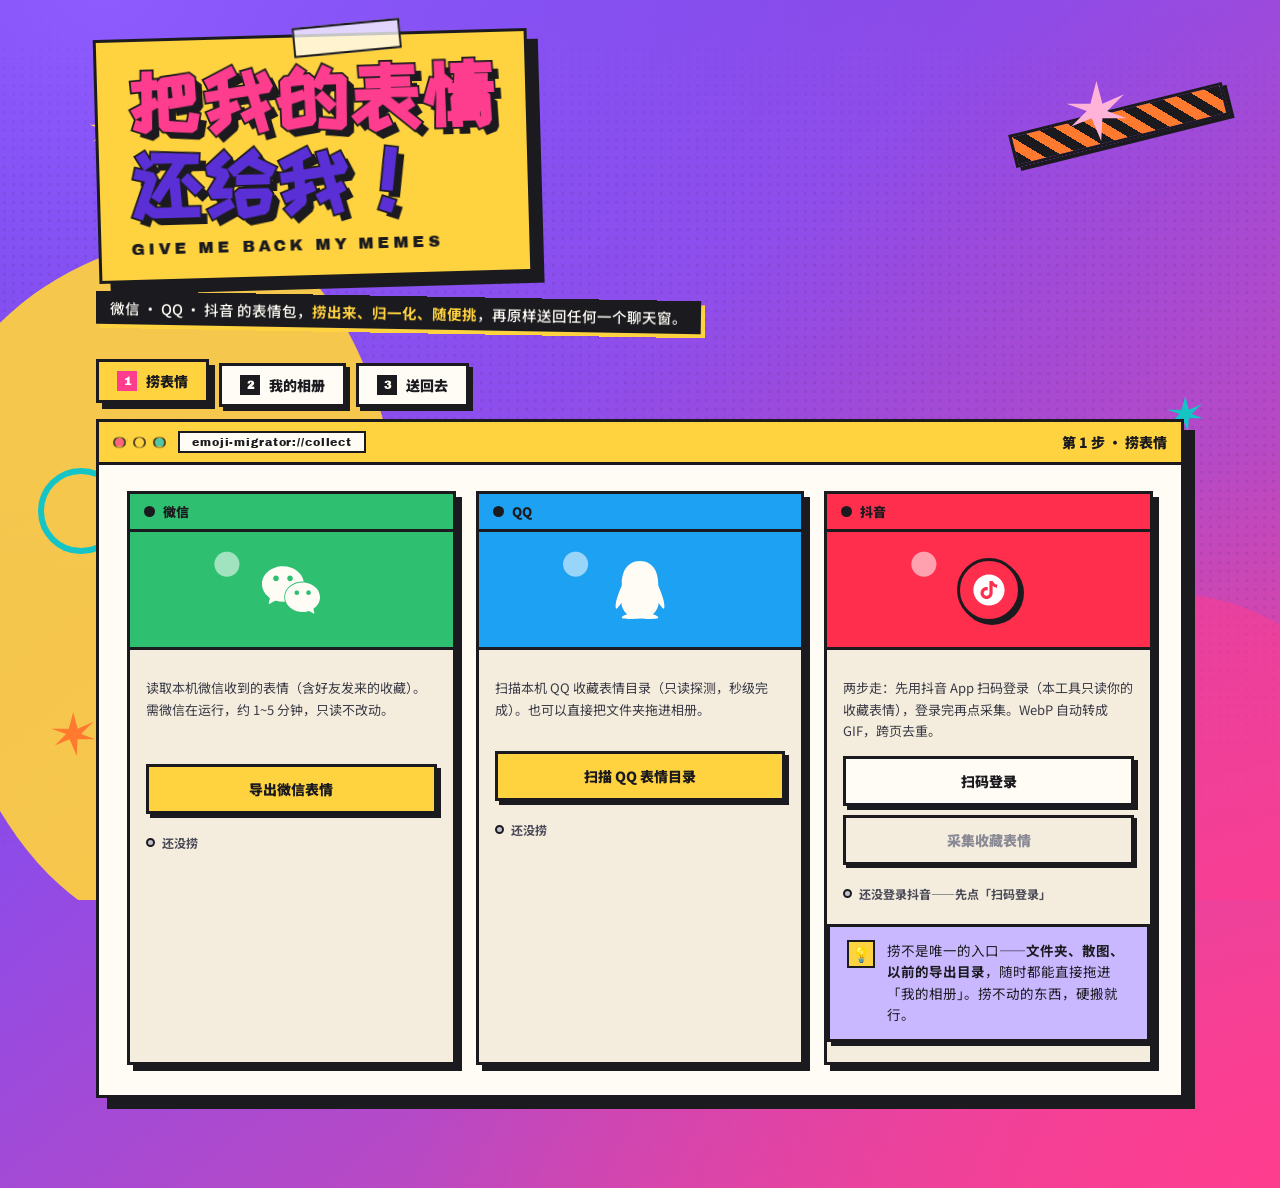
<file: design-prototype/emoji-migrator-mockup-v3.html>
<!DOCTYPE html>
<html lang="zh-CN">
<head>
<meta charset="UTF-8" />
<meta name="viewport" content="width=device-width, initial-scale=1.0" />
<title>《把我的表情还回来》· 设计原型</title>
<link href="https://fonts.googleapis.com/css2?family=Archivo+Black&family=Noto+Sans+SC:wght@400;500;700;900&family=ZCOOL+KuaiLe&display=swap" rel="stylesheet" />

<style>
/* ============================================================
   《把我的表情还回来》 — Memphis / 波普拼贴风格设计原型
   设计母题来自参考海报：紫粉渐变底 · 纯黑粗描边 · 硬边偏移阴影
   复古浏览器窗口 · 半调网点 · 四角星芒 · 斜置拼贴
   ============================================================ */

/* ---------- 设计令牌 ---------- */
:root{
  /* 墨线与纸面：不用纯黑纯白 */
  --ink:        #1B1B1F;
  --paper:      #FFFCF5;
  --paper-2:    #F4EDDD;

  /* 主色板（海报原色） */
  --violet:     #7C4DFF;
  --violet-d:   #5B2FD6;
  --magenta:    #FF3D8F;
  --yellow:     #FFD23F;
  --teal:       #15C4C4;
  --orange:     #FF7A2E;
  --lilac:      #C9B8FF;
  --pink-soft:  #FFB3D9;

  /* 平台身份色（波普饱和版） */
  --wx:         #2FBF71;
  --qq:         #1DA1F2;
  --dy:         #FF2E4D;

  /* 硬边阴影：全局统一，绝不模糊 */
  --sh:      6px 6px 0 var(--ink);
  --sh-sm:   4px 4px 0 var(--ink);
  --sh-xs:   3px 3px 0 var(--ink);
  --sh-lg:   11px 11px 0 var(--ink);
  --bw:      3px;

  --r: 14px;   /* 圆角克制使用：主结构用小圆角，贴纸用大圆角 */

  /* 展示体自带（ZCOOL KuaiLe 仅主标题用，81KB）；
     正文中文字用系统字体（微软雅黑/PingFang），省掉 Noto Sans SC 全量分片。 */
  --font-display: 'ZCOOL KuaiLe','Microsoft YaHei','PingFang SC',sans-serif;
  --font-latin:   'Archivo Black','Microsoft YaHei',sans-serif;
  --font-body:    'Microsoft YaHei','PingFang SC','Noto Sans SC',system-ui,sans-serif;
}

*{ box-sizing:border-box; }
html,body{ margin:0; padding:0; }

/* ⚠️ 页面渐变背景**必须**挂在 html 上，且**不能用 background-attachment:fixed**。
     实测（2026-10-21，无 GPU 的软件渲染环境，在真实 Qt WebEngine 内滚动测量
     728 张贴纸 / 页高 15537px）：

       | 方案                    | 平均/帧 | p95     | >32ms 帧数 | 最长任务 |
       |-------------------------|---------|---------|-----------|---------|
       | attachment:fixed        | 62.4ms  | 130.7ms | 105       | 176ms    |
       | 挂在 body（随文档滚）   | 16.1ms  | 17.8ms  | 1| 136ms    |
       | 挂在 html（当前方案）   | 16.0ms  | 17.0ms  | 1         | 130ms    |

     fixed 版本**慢 3.9 倍**，肉眼就是"滑动时顿"。原因是 fixed 背景在每一帧
     都要重新做一次整屏三段渐变合成。
     挂在 html 上时渐变按**视口**尺寸计算、由 canvas 铺满整个滚动区域，
     视觉与 fixed 无差别，却不参与逐帧重合成。 */
html{
  min-height:100%;
  background-color:var(--violet);
  background-image:
    radial-gradient(120% 90% at 8% 0%, #8E5BFF 0%, transparent 58%),
    radial-gradient(110% 100% at 100% 100%, #FF3D8F 0%, transparent 62%),
    linear-gradient(140deg,#6B3FE0 0%,#8E4BE8 38%,#E8479B 100%);
}
body{
  min-height:100%;
  font-family:var(--font-body);
  color:var(--ink);
  background:transparent;
  overflow-x:hidden;
}

/* ---------- 背景拼贴层 ---------- */
.deco{ position:fixed; inset:0; pointer-events:none; z-index:0; overflow:hidden; }
.deco > *{ position:absolute; }

/* 半调网点 */
.dots{
  inset:0;
  background-image:radial-gradient(circle, rgba(27,27,31,.10) 1.4px, transparent 1.5px);
  background-size:9px 9px;
  mask-image:linear-gradient(180deg, transparent 0%, #000 22%, #000 70%, transparent 100%);
  -webkit-mask-image:linear-gradient(180deg, transparent 0%, #000 22%, #000 70%, transparent 100%);
  opacity:.75;
}
/* 左侧黄色不规则色块 */
.blob-y{
  left:-6vw; top:26vh; width:38vw; height:78vh;
  background:var(--yellow);
  border-radius: 62% 38% 47% 53% / 38% 55% 45% 62%;
  opacity:.92;
}
/* 左下青色块 */
.block-t{
  left:8vw; bottom:-14vh; width:34vw; height:42vh;
  background:var(--teal);
  border-radius: 46% 54% 30% 70% / 55% 40% 60% 45%;
  opacity:.9;
}
/* 右下粉色块 */
.block-p{
  right:-10vw; bottom:-18vh; width:44vw; height:52vh;
  background:var(--magenta);
  border-radius: 58% 42% 52% 48% / 40% 60% 40% 60%;
  opacity:.55;
}
/* 斜置格纹条 */
.stripes{
  right:4vw; top:12vh; width:220px; height:34px;
  background:repeating-linear-gradient(45deg, var(--ink) 0 10px, var(--orange) 10px 20px);
  transform:rotate(-14deg);
  border:var(--bw) solid var(--ink);
  box-shadow:var(--sh-sm);
}
/* 四角星芒 */
.spark{ width:44px; height:44px; background:var(--yellow); }
.spark.p{ background:var(--pink-soft); }
.spark.t{ background:var(--teal); }
.spark.o{ background:var(--orange); }
.spark.s{
  clip-path:polygon(50% 0%, 60% 38%, 96% 22%, 68% 50%, 100% 62%, 60% 62%, 58% 100%, 42% 62%, 8% 76%, 34% 50%, 0% 38%, 40% 38%);
}
.spark.outline{
  background:none;
  border:4px solid var(--ink);
  clip-path:none;
  border-radius:50%;
  width:58px; height:58px;
}
.ring{
  width:86px; height:86px; border:5px solid var(--ink); border-radius:50%;
  background:transparent;
}
.ring.t{ border-color:var(--teal); border-width:6px; }
.ring.y{ border-color:var(--yellow); border-width:6px; }
/* 大箭头 */
.arrow{
  width:0; height:0;
  border-left:52px solid transparent;
  border-right:52px solid transparent;
  border-bottom:78px solid var(--paper);
  filter:drop-shadow(3px 4px 0 var(--ink));
}

/* ---------- 骨架 ---------- */
.shell{ position:relative; z-index:1; max-width:1180px; margin:0 auto; padding:34px 46px 90px; }

/* ---------- 标题海报 ---------- */
.masthead{ position:relative; margin-bottom:26px; }
.poster{
  display:block; width:fit-content; position:relative;
  background:var(--yellow);
  border:var(--bw) solid var(--ink);
  box-shadow:var(--sh-lg);
  padding:20px 30px 22px;
  transform:rotate(-1.6deg);
  max-width:100%;
}
.poster::after{  /* 胶带 */
  content:""; position:absolute; top:-13px; left:46%;
  width:104px; height:26px; background:rgba(255,255,255,.75);
  border:2px solid var(--ink); transform:rotate(-4deg);
}
.hero{
  font-family:var(--font-display);
  font-size:clamp(34px, 6.4vw, 78px);
  line-height:1.06;
  letter-spacing:.02em;
  margin:0;
  color:var(--magenta);
  -webkit-text-stroke:3.5px var(--ink);
  paint-order:stroke fill;
  text-shadow:7px 7px 0 var(--ink);
}
.hero .l2{ display:block; color:var(--violet-d); }
.hero .l3{ display:block; color:var(--teal); }
.sub-en{
  font-family:var(--font-latin);
  font-size:clamp(11px,1.5vw,16px);
  letter-spacing:.24em;
  margin:14px 0 0;
  color:var(--ink);
}
.slogan{
  font-size:14.5px; font-weight:500; color:var(--paper);
  background:var(--ink);
  display:block; width:fit-content; max-width:100%;
  padding:6px 14px;
  margin:18px 0 0;
  transform:rotate(1deg);
  box-shadow:4px 4px 0 var(--yellow);
}
.slogan b{ color:var(--yellow); }

/* ---------- 阶段导航：复古浏览器标签 ---------- */
.tabs{ display:flex; gap:10px; margin:30px 0 0; flex-wrap:wrap; align-items:flex-end; }
.tab{
  font-family:var(--font-body); font-weight:900; font-size:14px;
  display:flex; align-items:center; gap:9px;
  background:var(--paper); color:var(--ink);
  border:var(--bw) solid var(--ink);
  box-shadow:var(--sh-sm);
  padding:9px 18px;
  cursor:pointer;
  transform:translateY(4px);
  transition:transform .16s cubic-bezier(.22,1,.36,1), box-shadow .16s cubic-bezier(.22,1,.36,1), background .16s ease;
}
.tab .n{
  font-family:var(--font-latin); font-size:11px;
  background:var(--ink); color:var(--paper);
  width:20px; height:20px; display:grid; place-items:center;
}
.tab:hover{ transform:translateY(-2px); }
.tab.on{ background:var(--yellow); transform:translateY(0); box-shadow:var(--sh); }
.tab.on .n{ background:var(--magenta); color:var(--paper); }

/* ---------- 主窗口 ---------- */
.win{
  background:var(--paper);
  border:var(--bw) solid var(--ink);
  box-shadow:var(--sh-lg);
  margin-top:16px;
  animation:winIn .34s cubic-bezier(.22,1,.36,1);
}
@keyframes winIn{ from{ opacity:0; transform:translateY(10px); } to{ opacity:1; transform:none; } }
.win-bar{
  display:flex; align-items:center; gap:12px;
  background:var(--bar, var(--violet));
  border-bottom:var(--bw) solid var(--ink);
  padding:9px 14px;
}
.win-bar .dots{ display:flex; gap:7px; }
.win-bar .dots i{ width:13px; height:13px; border-radius:50%; border:2.5px solid var(--ink); background:var(--paper); }
.win-bar .dots i:nth-child(1){ background:var(--magenta); }
.win-bar .dots i:nth-child(2){ background:var(--yellow); }
.win-bar .dots i:nth-child(3){ background:var(--teal); }
.win-bar .url{
  font-family:var(--font-latin); font-size:11px; letter-spacing:.08em;
  background:var(--paper); border:2.5px solid var(--ink);
  padding:3px 12px; color:var(--ink);
  white-space:nowrap; overflow:hidden; text-overflow:ellipsis;
}
.win-bar .title{
  font-weight:900; font-size:14px; color:var(--ink);
  margin-left:auto; white-space:nowrap;
}
.win-body{ padding:26px 28px 30px; }

/* ---------- 阶段 1：导入三端 ---------- */
.plat-grid{ display:grid; grid-template-columns:repeat(3,1fr); gap:20px; }
.plat{
  position:relative; background:var(--paper-2);
  border:var(--bw) solid var(--ink);
  box-shadow:var(--sh);
  padding:0 0 20px;
  overflow:hidden;
  transition:transform .18s cubic-bezier(.22,1,.36,1), box-shadow .18s cubic-bezier(.22,1,.36,1);
}
.plat:hover{ transform:translate(-2px,-3px); box-shadow:var(--sh-lg); }
.plat .cap{
  background:var(--pc); color:var(--ink);
  border-bottom:var(--bw) solid var(--ink);
  padding:8px 14px;
  font-weight:900; font-size:13px;
  display:flex; align-items:center; gap:8px;
}
.plat .cap .dot{ width:11px; height:11px; border-radius:50%; background:var(--ink); border:2px solid var(--ink); }
.plat .glyph{
  height:118px; display:grid; place-items:center;
  background:
    radial-gradient(circle at 30% 28%, rgba(255,255,255,.55) 0 12px, transparent 13px),
    var(--pc);
  border-bottom:var(--bw) solid var(--ink);
}
/* 抖音官方标志读法：圆形底 + 白音符。底色随平台色，音符恒为白。 */
.dy-badge{
  width:64px; height:64px; border-radius:50%;
  background:var(--dy); border:3px solid var(--ink);
  display:grid; place-items:center; box-shadow:3px 3px 0 var(--ink);
}
.dy-badge .pico{ width:36px; height:36px; color:#fff; }
.tgt .ico .dy-badge{ width:56px; height:56px; border-width:2.5px; box-shadow:2px 2px 0 var(--ink); }
.tgt .ico .dy-badge .pico{ width:30px; height:30px; color:#fff; }
/* 权重修正：这两条必须压住下面 .plat .glyph .pico / .tgt .ico .pico，
   否则音符被撑到 58px 溢出圆底（实测踩过）。 */
.plat .glyph .dy-badge .pico{ width:36px; height:36px; color:#fff; }
.tgt .ico .dy-badge .pico{ width:30px; height:30px; color:#fff; }
/* 官方平台矢量图标（微信双气泡 / QQ 企鹅 / 抖音音符），currentColor 跟随底色 */
.pico{ width:62px; height:62px; display:block; }
.plat .glyph .pico{ width:58px; height:58px; color:var(--paper); }
.tgt .ico .pico{ width:50px; height:50px; color:var(--ink); }
.plat .desc{ font-size:13px; line-height:1.65; color:#3A3A46; padding:14px 16px 0; min-height:74px; }
.plat .btn{
  margin:14px 16px 0; width:calc(100% - 32px);
  font-family:var(--font-body); font-weight:900; font-size:14px;
  background:var(--yellow); color:var(--ink);
  border:var(--bw) solid var(--ink); box-shadow:var(--sh-sm);
  padding:12px 10px; cursor:pointer;
  transition:transform .12s ease, box-shadow .12s ease, background .12s ease;
}
.plat .btn:hover:not(:disabled){ background:var(--orange); color:var(--paper); }
.plat .btn:active:not(:disabled){ transform:translate(3px,3px); box-shadow:1px 1px 0 var(--ink); }
.plat .btn:disabled{ background:var(--paper-2); color:#8A8A96; cursor:default; box-shadow:var(--sh-xs); }
.plat .stat{
  font-size:12px; font-weight:700; color:#4A4A58;
  padding:12px 16px 0; display:flex; align-items:center; gap:7px;
}
.plat .stat .pip{ width:9px; height:9px; border-radius:50%; background:#C0C0CC; border:2px solid var(--ink); }
.plat.done .stat .pip{ background:var(--wx); }
.plat.done .stat b{ color:var(--wx); }

/* 一个平台可能有多个动作（抖音=登录 + 采集）→ 按钮竖排 */
.plat .btn-row{ margin:14px 16px 0; width:calc(100% - 32px); display:flex; flex-direction:column; gap:9px; }
.plat .btn-row .btn{ margin:0; width:100%; }
/* 次要按钮（扫码登录）：白底黑边，和主按钮（采集）拉开层级 */
.plat .btn.sub{ background:var(--paper); color:var(--ink); }
.plat .btn.sub:hover:not(:disabled){ background:var(--lilac); color:var(--ink); }

/* 「正在做…」的明确视觉反馈。
   起因（2026-10-21）：微信导出要跑 1~5 分钟，原先点下去按钮只是禁用、
   文字一闪就没了，用户完全不知道在跑什么。改成：按钮变主色 + 转圈 +
   卡片下方出进度条，并附「已用时 / 预计」文案。 */
.plat .btn.running{ background:var(--magenta); color:var(--paper); }
.plat .btn .spin{
  display:inline-block; width:13px; height:13px; margin-right:7px;
  border:2.5px solid currentColor; border-right-color:transparent; border-radius:50%;
  animation:spin .7s linear infinite; vertical-align:-2px;
}
@keyframes spin{ to{ transform:rotate(360deg); } }
.plat .bar{
  margin:12px 16px 0; width:calc(100% - 32px);
  height:12px; border:var(--bw) solid var(--ink); background:var(--paper);
  display:none; overflow:hidden;
}
.plat .bar.on{ display:block; }
.plat .bar > i{
  display:block; height:100%; width:35%;
  background:repeating-linear-gradient(45deg, var(--ink) 0 8px, var(--magenta) 8px 16px);
  animation:slide 1.1s linear infinite;
}
@keyframes slide{ from{ transform:translateX(-100%); } to{ transform:translateX(320%); } }
.plat .elapsed{ margin:8px 16px 0; font-size:11.5px; font-weight:700; color:#5A5A68; }
.plat .elapsed.on{ display:block; }

.tip{
  margin-top:22px; display:flex; align-items:flex-start; gap:12px;
  background:var(--lilac); border:var(--bw) solid var(--ink);
  box-shadow:var(--sh-sm);
  padding:13px 17px; font-size:13.5px; line-height:1.6;
}
.tip .ico{
  flex:0 0 auto; width:28px; height:28px; display:grid; place-items:center;
  background:var(--yellow); border:2.5px solid var(--ink); font-size:15px;
}

/* ---------- 阶段 2：相册（贴纸册） ---------- */
.bar-top{
  display:flex; gap:12px; align-items:center; flex-wrap:wrap;
  padding-bottom:16px; margin-bottom:18px;
  border-bottom:var(--bw) dashed rgba(27,27,31,.35);
}
.search{
  display:flex; align-items:center; gap:9px; flex:1 1 230px; min-width:0;
  background:var(--paper-2); border:var(--bw) solid var(--ink);
  box-shadow:var(--sh-xs); padding:9px 13px;
}
.search input{
  flex:1; min-width:0; border:0; outline:0; background:transparent;
  font-family:var(--font-body); font-size:14px; font-weight:700; color:var(--ink);
}
.search .mag{ font-size:15px; }
.btn-ghost{
  font-family:var(--font-body); font-weight:900; font-size:13px;
  background:var(--paper); color:var(--ink);
  border:var(--bw) solid var(--ink); box-shadow:var(--sh-xs);
  padding:9px 15px; cursor:pointer;
  transition:transform .12s ease, box-shadow .12s ease, background .12s ease;
}
.btn-ghost:hover{ background:var(--lilac); }
.btn-ghost:active{ transform:translate(2px,2px); box-shadow:1px 1px 0 var(--ink); }

/* 册页标签 */
.lbl{
  font-family:var(--font-latin); font-size:10px; letter-spacing:.18em;
  color:#5A5A68; margin:0 0 8px;
}
.books{ display:flex; gap:8px; flex-wrap:wrap; align-items:center; margin-bottom:16px; }
.book{
  font-weight:900; font-size:12.5px;
  border:2.5px solid var(--ink); background:var(--paper);
  padding:6px 13px; cursor:pointer; box-shadow:var(--sh-xs);
  display:inline-flex; align-items:center; gap:7px;
  transition:transform .12s ease, box-shadow .12s ease, background .12s ease;
}
.book .sq{ width:9px; height:9px; border:2px solid var(--ink); }
.book:hover{ transform:translateY(-2px); }
.book.on{ background:var(--ink); color:var(--paper); }
.book.on .sq{ background:var(--yellow); border-color:var(--yellow); }
.book.new{ border-style:dashed; background:var(--paper-2); }

.count-line{ margin-left:auto; font-size:13px; font-weight:700; color:#4A4A58; white-space:nowrap; }
.count-line b{ font-family:var(--font-latin); font-size:19px; color:var(--magenta); margin:0 3px; }

/* 贴纸册 */
.sheet{
  background:var(--paper-2);
  border:var(--bw) solid var(--ink);
  box-shadow:var(--sh);
  padding:26px 24px 28px;
  position:relative;
}
.sheet::before{  /* 装订孔 */
  content:""; position:absolute; left:11px; top:0; bottom:0;
  border-right:3px dashed rgba(27,27,31,.28);
}
.sheet::after{
  content:""; position:absolute; left:5px; top:26px;
  width:11px; height:11px; border-radius:50%;
  background:var(--paper); border:2.5px solid var(--ink);
  box-shadow:0 40px 0 -1px var(--paper), 0 40px 0 1.5px var(--ink),
             0 80px 0 -1px var(--paper), 0 80px 0 1.5px var(--ink),
             0 120px 0 -1px var(--paper), 0 120px 0 1.5px var(--ink);
}
.grid{ display:grid; grid-template-columns:repeat(auto-fill, minmax(112px,1fr)); gap:22px; padding-left:16px; }
.sticker{
  position:relative; aspect-ratio:1; cursor:pointer;
  background:var(--paper);
  border:var(--bw) solid var(--ink);
  border-radius:var(--r);
  box-shadow:var(--sh-sm);
  display:grid; place-items:center;
  transition:transform .16s cubic-bezier(.22,1,.36,1), box-shadow .16s cubic-bezier(.22,1,.36,1);
}
.sticker:nth-child(3n){ transform:rotate(-3.2deg); }
.sticker:nth-child(3n+1){ transform:rotate(2.4deg); }
.sticker:nth-child(4n){ transform:rotate(-1.4deg); }
.sticker:hover{ transform:rotate(0deg) translateY(-4px) scale(1.03); box-shadow:var(--sh); z-index:2; }
.sticker .emo{ font-size:48px; line-height:1; }
.sticker .tag{
  position:absolute; left:-2px; top:-2px;
  font-size:10px; font-weight:900; color:var(--ink);
  background:var(--tc); border:2.5px solid var(--ink);
  border-radius:var(--r) 0 var(--r) 0;
  padding:2px 8px 3px;
}
.sticker .grp{
  position:absolute; right:-2px; bottom:-2px;
  font-size:10px; font-weight:700; color:var(--paper);
  background:var(--ink);
  padding:2px 7px 3px;
  border-radius:var(--r) 0 var(--r) 0;
}
.sticker .pick{
  position:absolute; right:-9px; top:-9px;
  width:26px; height:26px; border-radius:50%;
  background:var(--magenta); border:2.5px solid var(--ink);
  display:none; place-items:center; color:var(--paper);
  font-size:13px; font-weight:900;
}
.sticker.sel{ border-color:var(--ink); box-shadow:var(--sh); transform:rotate(0deg) scale(1.04); }
.sticker.sel .pick{ display:grid; }
.sticker.sel::after{
  content:""; position:absolute; inset:-3px; border:3px solid var(--magenta);
  border-radius:var(--r); pointer-events:none;
}
.empty{ text-align:center; padding:52px 20px; }
.empty .big{ font-size:54px; }
.empty h3{ font-family:var(--font-display); font-size:22px; margin:12px 0 6px; color:var(--violet-d); -webkit-text-stroke:1.5px var(--ink); paint-order:stroke fill; }
.empty p{ margin:0; color:#5A5A68; font-size:13.5px; }

/* 底部选区托盘 */
.tray{
  position:sticky; bottom:0; margin-top:22px;
  display:flex; align-items:center; gap:16px; flex-wrap:wrap;
  background:var(--ink); color:var(--paper);
  border:var(--bw) solid var(--ink);
  box-shadow:var(--sh-sm);
  padding:12px 18px;
}
.tray .n{ font-family:var(--font-latin); font-size:26px; color:var(--yellow); }
.tray .txt{ font-size:13.5px; font-weight:700; }
.tray .sp{ flex:1; }
.tray .go{
  font-family:var(--font-body); font-weight:900; font-size:14px;
  background:var(--yellow); color:var(--ink);
  border:2.5px solid var(--ink); box-shadow:var(--sh-xs);
  padding:11px 22px; cursor:pointer;
  transition:transform .12s ease, box-shadow .12s ease, background .12s ease;
}
.tray .go:hover{ background:var(--orange); color:var(--paper); }
.tray .go:active{ transform:translate(2px,2px); box-shadow:1px 1px 0 var(--ink); }

/* ---------- 阶段 3：导出 ---------- */
.ticket{
  background:var(--paper-2); border:var(--bw) solid var(--ink);
  box-shadow:var(--sh); padding:20px 24px;
  display:flex; align-items:center; gap:20px; flex-wrap:wrap;
  position:relative;
  margin-bottom:24px;
}
.ticket::before,.ticket::after{
  content:""; position:absolute; left:0; right:0; height:9px;
  background:repeating-linear-gradient(90deg, var(--ink) 0 9px, transparent 9px 18px);
}
.ticket::before{ top:-5px; }
.ticket::after{ bottom:-5px; }
.ticket .big{ font-family:var(--font-latin); font-size:56px; line-height:1; color:var(--magenta); }
.ticket .meta{ font-size:13.5px; line-height:1.7; }
.ticket .meta b{ font-weight:900; }

.tgrid{ display:grid; grid-template-columns:repeat(3,1fr); gap:20px; margin-bottom:24px; }
.tgt{
  position:relative; text-align:left;
  background:var(--paper); border:var(--bw) solid var(--ink);
  box-shadow:var(--sh-sm); padding:0 0 18px; cursor:pointer;
  overflow:hidden;
  transition:transform .16s cubic-bezier(.22,1,.36,1), box-shadow .16s cubic-bezier(.22,1,.36,1);
}
.tgt:hover{ transform:translate(-2px,-3px); box-shadow:var(--sh); }
.tgt .cap{
  background:var(--pc); border-bottom:var(--bw) solid var(--ink);
  padding:8px 14px; font-weight:900; font-size:13px;
}
.tgt .ico{
  height:92px; display:grid; place-items:center;
  background:var(--paper-2); border-bottom:var(--bw) solid var(--ink);
}
/* 格式差异说明：默认只留一行「支持 XXX」+ 问号，悬浮/聚焦才展开完整说明 */
/* 格式差异说明：默认只留一行「支持 XXX」+ 问号，
   技术细节用**真实 DOM 元素**做悬浮卡（不用 ::after + attr()）。
   理由：伪元素方案在无头浏览器里样式注入不可靠，且真实元素可点击、可被读屏软件读出。 */
.tgt .rules{
  padding:12px 16px 0; font-size:12.5px; line-height:1.6; color:#4A4A58;
  display:flex; align-items:center; gap:7px; cursor:help; position:relative;
  outline:none;
}
.tgt .rules .q{
  font-style:normal; font-size:11px; font-weight:900; font-family:var(--font-latin);
  width:17px; height:17px; border-radius:50%; display:grid; place-items:center;
  background:var(--yellow); border:2px solid var(--ink); color:var(--ink);
}
.tgt .rules b{ color:var(--ink); }
.tipbox{
  position:absolute; left:16px; bottom:calc(100% + 8px);
  width:max-content; max-width:250px;
  background:var(--ink); color:var(--paper);
  border:2.5px solid var(--ink); box-shadow:var(--sh-xs);
  padding:9px 12px; font-size:12px; line-height:1.6; font-weight:500;
  opacity:0; visibility:hidden; transform:translateY(6px);
  transition:opacity .16s ease, transform .16s cubic-bezier(.22,1,.36,1);
  z-index:20; white-space:normal; text-align:left; pointer-events:none;
}
.tgt:hover .tipbox, .tgt:focus-within .tipbox, .tipbox.show{
  opacity:1; visibility:visible; transform:translateY(0);
}
.tgt .rules b{ color:var(--ink); }
/* 悬浮气泡：技术细节按需揭示，不占默认视觉 */
.tgt .rules::after{
  content:attr(data-detail);
  position:absolute; left:16px; bottom:calc(100% + 8px);
  width:max-content; max-width:250px;
  background:var(--ink); color:var(--paper);
  border:2.5px solid var(--ink); box-shadow:var(--sh-xs);
  padding:9px 12px; font-size:12px; line-height:1.6; font-weight:500;
  opacity:0; visibility:hidden; transform:translateY(6px);
  transition:opacity .16s ease, transform .16s cubic-bezier(.22,1,.36,1), visibility .16s;
  z-index:20; white-space:normal; text-align:left;
}
/* 三条独立规则：合并写时若某个选择器不被支持，整条规则会作废。
   （实测合并版在 headless chromium 里不生效，拆开才生效。） */
.tgt .rules:hover::after{ opacity:1; visibility:visible; transform:translateY(0); }
.tgt .rules:focus-visible::after{ opacity:1; visibility:visible; transform:translateY(0); }
.tgt .rules.force-show::after{ opacity:1; visibility:visible; transform:translateY(0); }
.tgt .rules b{ color:var(--ink); }
.tgt .radio{
  position:absolute; right:12px; top:12px; width:24px; height:24px; border-radius:50%;
  border:3px solid var(--ink); background:var(--paper);
  display:grid; place-items:center; font-size:13px; color:transparent;
}
.tgt.on{ box-shadow:var(--sh); transform:translate(-2px,-3px); }
.tgt.on .radio{ background:var(--magenta); color:var(--paper); }
.tgt.on .ico{ background:var(--pc); }

.actions{ display:flex; align-items:center; gap:16px; flex-wrap:wrap; }
.go{
  font-family:var(--font-body); font-weight:900; font-size:16px;
  background:var(--yellow); color:var(--ink);
  border:var(--bw) solid var(--ink); box-shadow:var(--sh);
  padding:15px 34px; cursor:pointer;
  transition:transform .12s ease, box-shadow .12s ease, background .12s ease;
}
.go:hover:not(:disabled){ background:var(--orange); color:var(--paper); }
.go:active:not(:disabled){ transform:translate(4px,4px); box-shadow:2px 2px 0 var(--ink); }
.go:disabled{ background:#D8D4C8; color:#8A8A96; cursor:default; box-shadow:var(--sh-xs); }
.hint{ font-size:13px; font-weight:700; color:#5A5A68; }

.prog{ height:26px; border:var(--bw) solid var(--ink); background:var(--paper-2); box-shadow:var(--sh-xs); display:none; margin-bottom:22px; overflow:hidden; }
.prog.on{ display:block; }
.prog i{ display:block; height:100%; width:0;
  background:repeating-linear-gradient(45deg, var(--magenta) 0 12px, var(--violet) 12px 24px);
  transition:width .28s cubic-bezier(.22,1,.36,1); }
.prog b{ position:absolute; }

.result{ display:none; }
.result.show{ display:block; animation:winIn .3s cubic-bezier(.22,1,.36,1); }
.rcard{
  background:#E9FBF0; border:var(--bw) solid var(--ink); box-shadow:var(--sh);
  padding:20px 22px;
}
.rcard h3{ font-family:var(--font-display); font-size:21px; margin:0 0 12px; color:#0E7A46; -webkit-text-stroke:1.5px var(--ink); paint-order:stroke fill; }
.rcard .row{ font-size:13.5px; line-height:1.85; }
.rcard .row span{ color:#3A5A48; }
.rcard code{ font-family:var(--font-latin); font-size:12px; background:var(--paper); border:2px solid var(--ink); padding:2px 8px; }
.rbtns{ display:flex; gap:12px; margin-top:16px; flex-wrap:wrap; }

/* ---------- 指引弹窗 ---------- */
.mask{
  position:fixed; inset:0; z-index:60; display:none;
  background:rgba(27,27,31,.62);
  align-items:center; justify-content:center; padding:24px;
}
.mask.on{ display:flex; animation:fade .18s ease; }
@keyframes fade{ from{opacity:0} to{opacity:1} }
.modal{
  background:var(--paper); border:var(--bw) solid var(--ink);
  box-shadow:var(--sh-lg); width:600px; max-width:100%;
  max-height:88vh; display:flex; flex-direction:column;
  animation:pop .26s cubic-bezier(.22,1,.36,1);
}
@keyframes pop{ from{ transform:translateY(16px) scale(.97); opacity:0 } to{ transform:none; opacity:1 } }
.gstep{ padding:20px 24px; display:flex; gap:15px; border-bottom:2.5px dashed rgba(27,27,31,.25); }
.gstep:last-child{ border-bottom:0; }
.gstep .gn{
  flex:0 0 38px; height:38px; display:grid; place-items:center;
  font-family:var(--font-latin); font-size:17px;
  background:var(--yellow); border:2.5px solid var(--ink);
  border-radius:50%; box-shadow:var(--sh-xs);
}
.gstep h4{ margin:0 0 5px; font-size:15px; font-weight:900; }
.gstep p{ margin:0; font-size:13px; line-height:1.7; color:#3A3A46; }
.modal .foot{ padding:14px 24px; border-top:var(--bw) solid var(--ink); background:var(--paper-2); display:flex; gap:12px; }
.modal .foot .btn-ghost{ flex:1; padding:12px; font-size:14px; }

/* ---------- toast ---------- */
.toast{
  position:fixed; left:50%; bottom:30px; z-index:80;
  transform:translateX(-50%) translateY(20px);
  background:var(--ink); color:var(--paper);
  border:2.5px solid var(--ink); box-shadow:var(--sh-sm);
  padding:12px 22px; font-size:13.5px; font-weight:700;
  opacity:0; pointer-events:none;
  transition:opacity .22s ease, transform .22s cubic-bezier(.22,1,.36,1);
}
.toast.on{ opacity:1; transform:translateX(-50%) translateY(0); }

/* ---------- 响应式 ---------- */
@media (max-width:900px){
  .plat-grid,.tgrid{ grid-template-columns:1fr; }
  .tabs{ gap:7px; }
  .tab{ padding:8px 12px; font-size:13px; }
  .win-body{ padding:20px 18px 24px; }
  .grid{ grid-template-columns:repeat(auto-fill,minmax(92px,1fr)); gap:18px; }
  .hero{ -webkit-text-stroke-width:2.5px; text-shadow:5px 5px 0 var(--ink); }
}
@media (prefers-reduced-motion:reduce){
  *{ animation-duration:.01ms !important; transition-duration:.01ms !important; }
}
</style>
</head>
<body>

<!-- ============ 背景拼贴 ============ -->
<div class="deco" aria-hidden="true">
  <div class="dots"></div>
  <div class="blob-y"></div>
  <div class="block-t"></div>
  <div class="block-p"></div>
  <div class="stripes"></div>
  <div class="spark s" style="left:7%;top:12%"></div>
  <div class="spark s p" style="right:12%;top:9%;width:60px;height:60px"></div>
  <div class="spark s t" style="right:6%;top:44%;width:36px;height:36px"></div>
  <div class="spark s o" style="left:4%;bottom:16%"></div>
  <div class="spark s" style="left:52%;bottom:6%;width:30px;height:30px"></div>
  <div class="ring y" style="right:16%;bottom:12%"></div>
  <div class="ring t" style="left:3%;top:52%"></div>
  <div class="arrow" style="right:8%;bottom:30%;transform:rotate(-14deg)"></div>
</div>

<div class="shell">

  <!-- ============ 标题海报 ============ -->
  <header class="masthead">
    <div class="poster">
      <h1 class="hero">
        <span class="l1">把我的表情</span>
        <span class="l2">还给我！</span>
      </h1>
      <p class="sub-en">GIVE ME BACK MY MEMES</p>
    </div>
    <p class="slogan">
      微信 · QQ · 抖音 的表情包，<b>捞出来、归一化、随便挑</b>，再原样送回任何一个聊天窗。
    </p>
  </header>

  <!-- ============ 阶段导航 ============ -->
  <nav class="tabs" id="tabs">
    <button class="tab on" data-v="ingest"><span class="n">1</span>捞表情</button>
    <button class="tab" data-v="album"><span class="n">2</span>我的相册</button>
    <button class="tab" data-v="export"><span class="n">3</span>送回去</button>
  </nav>

  <!-- ============ 阶段 1：捞表情 ============ -->
  <section class="win" id="v-ingest">
    <div class="win-bar" style="--bar:var(--yellow)">
      <span class="dots"><i></i><i></i><i></i></span>
      <span class="url">emoji-migrator://collect</span>
      <span class="title">第 1 步 · 捞表情</span>
    </div>
    <div class="win-body">
      <div class="plat-grid">
        <div class="plat" id="p-wx" style="--pc:var(--wx)">
          <div class="cap"><span class="dot"></span>微信</div>
          <div class="glyph"><svg class="pico" xmlns="http://www.w3.org/2000/svg" viewBox="0 0 24 24" fill="currentColor" preserveAspectRatio="xMidYMid meet" aria-hidden="true" focusable="false"><path fill="currentColor" d="M8.691 2.188C3.891 2.188 0 5.476 0 9.53c0 2.212 1.17 4.203 3.002 5.55a.59.59 0 0 1 .213.665l-.39 1.48c-.019.07-.048.141-.048.213c0 .163.13.295.29.295a.33.33 0 0 0 .167-.054l1.903-1.114a.86.86 0 0 1 .717-.098a10.2 10.2 0 0 0 2.837.403c.276 0 .543-.027.811-.05c-.857-2.578.157-4.972 1.932-6.446c1.703-1.415 3.882-1.98 5.853-1.838c-.576-3.583-4.196-6.348-8.596-6.348M5.785 5.991c.642 0 1.162.529 1.162 1.18a1.17 1.17 0 0 1-1.162 1.178A1.17 1.17 0 0 1 4.623 7.17c0-.651.52-1.18 1.162-1.18zm5.813 0c.642 0 1.162.529 1.162 1.18a1.17 1.17 0 0 1-1.162 1.178a1.17 1.17 0 0 1-1.162-1.178c0-.651.52-1.18 1.162-1.18m5.34 2.867c-1.797-.052-3.746.512-5.28 1.786c-1.72 1.428-2.687 3.72-1.78 6.22c.942 2.453 3.666 4.229 6.884 4.229c.826 0 1.622-.12 2.361-.336a.72.72 0 0 1 .598.082l1.584.926a.3.3 0 0 0 .14.047c.134 0 .24-.111.24-.247c0-.06-.023-.12-.038-.177l-.327-1.233a.6.6 0 0 1-.023-.156a.49.49 0 0 1 .201-.398C23.024 18.48 24 16.82 24 14.98c0-3.21-2.931-5.837-6.656-6.088V8.89c-.135-.01-.27-.027-.407-.03zm-2.53 3.274c.535 0 .969.44.969.982a.976.976 0 0 1-.969.983a.976.976 0 0 1-.969-.983c0-.542.434-.982.97-.982zm4.844 0c.535 0 .969.44.969.982a.976.976 0 0 1-.969.983a.976.976 0 0 1-.969-.983c0-.542.434-.982.969-.982" /></svg></div>
          <p class="desc">读取本机微信收到的表情（含好友发来的收藏）。需微信在运行，约 1~5 分钟，只读不改动。</p>
          <button class="btn" id="b-wx" onclick="ingest('wx')">导出微信表情</button>
          <div class="bar" id="bar-wx"><i></i></div>
          <div class="elapsed" id="t-wx"></div>
          <div class="stat"><span class="pip"></span><span id="s-wx">还没捞</span></div>
        </div>
        <div class="plat" id="p-qq" style="--pc:var(--qq)">
          <div class="cap"><span class="dot"></span>QQ</div>
          <div class="glyph"><svg class="pico" xmlns="http://www.w3.org/2000/svg" viewBox="0 0 24 24" fill="currentColor" preserveAspectRatio="xMidYMid meet" aria-hidden="true" focusable="false"><path fill="currentColor" d="M21.395 15.035a40 40 0 0 0-.803-2.264l-1.079-2.695c.001-.032.014-.562.014-.836C19.526 4.632 17.351 0 12 0S4.474 4.632 4.474 9.241c0 .274.013.804.014.836l-1.08 2.695a39 39 0 0 0-.802 2.264c-1.021 3.283-.69 4.643-.438 4.673c.54.065 2.103-2.472 2.103-2.472c0 1.469.756 3.387 2.394 4.771c-.612.188-1.363.479-1.845.835c-.434.32-.379.646-.301.778c.343.578 5.883.369 7.482.189c1.6.18 7.14.389 7.483-.189c.078-.132.132-.458-.301-.778c-.483-.356-1.233-.646-1.846-.836c1.637-1.384 2.393-3.302 2.393-4.771c0 0 1.563 2.537 2.103 2.472c.251-.03.581-1.39-.438-4.673" /></svg></div>
          <p class="desc">扫描本机 QQ 收藏表情目录（只读探测，秒级完成）。也可以直接把文件夹拖进相册。</p>
          <div class="btn-row"><button class="btn" id="b-qq" onclick="ingest('qq')">扫描 QQ 表情目录</button></div>
          <div class="bar" id="bar-qq"><i></i></div>
          <div class="elapsed" id="t-qq"></div>
          <div class="stat"><span class="pip"></span><span id="s-qq">还没捞</span></div>
        </div>
        <div class="plat" id="p-dy" style="--pc:var(--dy)">
          <div class="cap"><span class="dot"></span>抖音</div>
          <div class="glyph"><span class="dy-badge"><svg class="pico" xmlns="http://www.w3.org/2000/svg" viewBox="-1.744 -1.700 29.929 29.929" fill="currentColor" preserveAspectRatio="xMidYMid meet" aria-hidden="true" focusable="false"><defs /><g><g transform="matrix(0.00859214,0,0,-0.00859204,-8.2577042,34.742121)"><g transform="scale(0.1)"><g transform="scale(2.45928)"><path style="fill-rule:evenodd;stroke:none" d="m 11590.2,11821.7 -0.1,-197.4 h -0.3 V 8970 c 0,-632.83 -249.2,-1234.67 -696.6,-1682.12 -447.5,-447.41 -1049.37,-696.55 -1681.99,-696.55 -632.79,0 -1234.55,249.14 -1681.96,696.55 -447.41,447.45 -696.71,1049.29 -696.71,1682.12 0,632.79 249.3,1234.5 696.71,1681.9 447.41,447.5 1049.17,696.7 1681.96,696.7 h 441.39 v -1250.4 h -441.39 c -300.42,0 -585.42,-118.07 -797.88,-330.53 -212.38,-212.42 -330.34,-497.3 -330.34,-797.67 0,-300.42 117.96,-585.42 330.34,-797.84 212.46,-212.3 497.46,-330.46 797.88,-330.46 300.37,0 585.37,118.16 797.79,330.46 212.3,212.42 330.4,497.3 330.4,795.2 v 4769.54 h 1245.2 l 62.4,-115.5 c 193.9,-359.3 455.4,-699.9 779.7,-951.3 250.8,-194.4 534.6,-331.6 848.1,-386.5 l 221.7,-38.9 -237.9,-1205.5 -213,38 c -253.7,45.4 -502.8,122.3 -736,232.3 -267.7,126.2 -516,296.6 -719.4,512.2 z m -1425.6,4478 c -3388.66,0 -6135.58,-2746.9 -6135.58,-6135.6 0,-3388.49 2746.92,-6135.52 6135.58,-6135.52 3388.5,0 6135.4,2747.03 6135.4,6135.52 0,3388.7 -2746.9,6135.6 -6135.4,6135.6 v 0" /></g></g></g></g></svg></span></div>
          <p class="desc">两步走：先用抖音 App 扫码登录（本工具只读你的收藏表情），登录完再点采集。WebP 自动转成 GIF，跨页去重。</p>
          <div class="btn-row">
            <button class="btn sub" id="b-dy-login" onclick="douyinLogin()">扫码登录</button>
            <button class="btn" id="b-dy" onclick="ingest('dy')" disabled>采集收藏表情</button>
          </div>
          <div class="bar" id="bar-dy"><i></i></div>
          <div class="elapsed" id="t-dy"></div>
          <div class="stat"><span class="pip"></span><span id="s-dy">还没捞</span></div>
      <div class="tip">
        <span class="ico">💡</span>
        <span>捞不是唯一的入口——<b>文件夹、散图、以前的导出目录</b>，随时都能直接拖进「我的相册」。捞不动的东西，硬搬就行。</span>
      </div>
    </div>
  </section>

  <!-- ============ 阶段 2：我的相册 ============ -->
  <section class="win" id="v-album" style="display:none">
    <div class="win-bar" style="--bar:var(--teal)">
      <span class="dots"><i></i><i></i><i></i></span>
      <span class="url">emoji-migrator://album</span>
      <span class="title">第 2 步 · 我的相册</span>
    </div>
    <div class="win-body">
      <div class="bar-top">
        <label class="search">
          <span class="mag">🔍</span>
          <input id="q" placeholder="搜表情、分类、平台…" oninput="render()" />
        </label>
        <button class="btn-ghost" onclick="selAll()">全选</button>
        <button class="btn-ghost" onclick="selNone()">清空</button>
        <button class="btn-ghost" onclick="newGroup()">＋ 新建册页</button>
      </div>

      <p class="lbl">按平台</p>
      <div class="books" id="f-plat">
        <span class="book on" data-k="plat" data-v="all"><span class="sq" style="background:var(--violet)"></span>全部</span>
        <span class="book" data-k="plat" data-v="微信"><span class="sq" style="background:var(--wx)"></span>微信</span>
        <span class="book" data-k="plat" data-v="QQ"><span class="sq" style="background:var(--qq)"></span>QQ</span>
        <span class="book" data-k="plat" data-v="抖音"><span class="sq" style="background:var(--dy)"></span>抖音</span>
      </div>

      <p class="lbl">按册页（分类）</p>
      <div class="books" id="f-cat">
        <span class="book on" data-k="cat" data-v="all"><span class="sq" style="background:var(--yellow)"></span>全部</span>
        <span class="book" data-k="cat" data-v="表情"><span class="sq" style="background:var(--magenta)"></span>表情</span>
        <span class="book" data-k="cat" data-v="宠物"><span class="sq" style="background:var(--orange)"></span>宠物</span>
        <span class="book" data-k="cat" data-v="文字"><span class="sq" style="background:var(--lilac)"></span>文字</span>
        <span class="book" data-k="cat" data-v="节日"><span class="sq" style="background:var(--teal)"></span>节日</span>
        <span class="book" data-k="cat" data-v="搞笑"><span class="sq" style="background:var(--ink)"></span>搞笑</span>
      </div>

      <div class="sheet">
        <div class="grid" id="grid"></div>
      </div>

      <div class="tray">
        <span class="n" id="selN">0</span>
        <span class="txt">个已选中 · 挑完就能送回去</span>
        <span class="sp"></span>
        <button class="go" onclick="go(2)">下一步：送去任意端 →</button>
      </div>
    </div>
  </section>

  <!-- ============ 阶段 3：送回去 ============ -->
  <section class="win" id="v-export" style="display:none">
    <div class="win-bar" style="--bar:var(--magenta)">
      <span class="dots"><i></i><i></i><i></i></span>
      <span class="url">emoji-migrator://export</span>
      <span class="title">第 3 步 · 送回去</span>
    </div>
    <div class="win-body">
      <div class="ticket">
        <span class="big" id="e-n">0</span>
        <div class="meta">
          选中 <b id="e-n2">0</b> 个表情准备出发<br />
          导出的是<b>修正后的副本</b>，你原来的文件一个字节都不动
        </div>
      </div>

      <div class="tgrid" id="tgrid">
        <div class="tgt" data-t="微信" style="--pc:var(--wx)" onclick="pickT('微信')">
          <div class="cap">微信</div>
          <div class="ico"><svg class="pico" xmlns="http://www.w3.org/2000/svg" viewBox="0 0 24 24" fill="currentColor" preserveAspectRatio="xMidYMid meet" aria-hidden="true" focusable="false"><path fill="currentColor" d="M8.691 2.188C3.891 2.188 0 5.476 0 9.53c0 2.212 1.17 4.203 3.002 5.55a.59.59 0 0 1 .213.665l-.39 1.48c-.019.07-.048.141-.048.213c0 .163.13.295.29.295a.33.33 0 0 0 .167-.054l1.903-1.114a.86.86 0 0 1 .717-.098a10.2 10.2 0 0 0 2.837.403c.276 0 .543-.027.811-.05c-.857-2.578.157-4.972 1.932-6.446c1.703-1.415 3.882-1.98 5.853-1.838c-.576-3.583-4.196-6.348-8.596-6.348M5.785 5.991c.642 0 1.162.529 1.162 1.18a1.17 1.17 0 0 1-1.162 1.178A1.17 1.17 0 0 1 4.623 7.17c0-.651.52-1.18 1.162-1.18zm5.813 0c.642 0 1.162.529 1.162 1.18a1.17 1.17 0 0 1-1.162 1.178a1.17 1.17 0 0 1-1.162-1.178c0-.651.52-1.18 1.162-1.18m5.34 2.867c-1.797-.052-3.746.512-5.28 1.786c-1.72 1.428-2.687 3.72-1.78 6.22c.942 2.453 3.666 4.229 6.884 4.229c.826 0 1.622-.12 2.361-.336a.72.72 0 0 1 .598.082l1.584.926a.3.3 0 0 0 .14.047c.134 0 .24-.111.24-.247c0-.06-.023-.12-.038-.177l-.327-1.233a.6.6 0 0 1-.023-.156a.49.49 0 0 1 .201-.398C23.024 18.48 24 16.82 24 14.98c0-3.21-2.931-5.837-6.656-6.088V8.89c-.135-.01-.27-.027-.407-.03zm-2.53 3.274c.535 0 .969.44.969.982a.976.976 0 0 1-.969.983a.976.976 0 0 1-.969-.983c0-.542.434-.982.97-.982zm4.844 0c.535 0 .969.44.969.982a.976.976 0 0 1-.969.983a.976.976 0 0 1-.969-.983c0-.542.434-.982.969-.982" /></svg></div>
          <div class="rules" tabindex="0">支持 <b>GIF / PNG</b><i class="q">?</i><span class="tipbox">自动修正后缀与尺寸；动图保留帧数与循环播放。微信自己还会压一次超大表情，可能把动图压成静态图——这是微信的行为，本工具不额外压缩。</span></div>
          <span class="radio">✓</span>
        </div>
        <div class="tgt" data-t="QQ" style="--pc:var(--qq)" onclick="pickT('QQ')">
          <div class="cap">QQ</div>
          <div class="ico"><svg class="pico" xmlns="http://www.w3.org/2000/svg" viewBox="0 0 24 24" fill="currentColor" preserveAspectRatio="xMidYMid meet" aria-hidden="true" focusable="false"><path fill="currentColor" d="M21.395 15.035a40 40 0 0 0-.803-2.264l-1.079-2.695c.001-.032.014-.562.014-.836C19.526 4.632 17.351 0 12 0S4.474 4.632 4.474 9.241c0 .274.013.804.014.836l-1.08 2.695a39 39 0 0 0-.802 2.264c-1.021 3.283-.69 4.643-.438 4.673c.54.065 2.103-2.472 2.103-2.472c0 1.469.756 3.387 2.394 4.771c-.612.188-1.363.479-1.845.835c-.434.32-.379.646-.301.778c.343.578 5.883.369 7.482.189c1.6.18 7.14.389 7.483-.189c.078-.132.132-.458-.301-.778c-.483-.356-1.233-.646-1.846-.836c1.637-1.384 2.393-3.302 2.393-4.771c0 0 1.563 2.537 2.103 2.472c.251-.03.581-1.39-.438-4.673" /></svg></div>
          <div class="rules" tabindex="0">支持 <b>GIF / PNG</b><i class="q">?</i><span class="tipbox">感知哈希去重（按画面内容比对，动态图按逐帧内容判重）。缩略图由 QQ 客户端自己生成，原图不会被改动。</span></div>
          <span class="radio">✓</span>
        </div>
        <div class="tgt" data-t="抖音" style="--pc:var(--dy)" onclick="pickT('抖音')">
          <div class="cap">抖音</div>
          <div class="ico"><span class="dy-badge"><svg class="pico" xmlns="http://www.w3.org/2000/svg" viewBox="-1.744 -1.700 29.929 29.929" fill="currentColor" preserveAspectRatio="xMidYMid meet" aria-hidden="true" focusable="false"><defs /><g><g transform="matrix(0.00859214,0,0,-0.00859204,-8.2577042,34.742121)"><g transform="scale(0.1)"><g transform="scale(2.45928)"><path style="fill-rule:evenodd;stroke:none" d="m 11590.2,11821.7 -0.1,-197.4 h -0.3 V 8970 c 0,-632.83 -249.2,-1234.67 -696.6,-1682.12 -447.5,-447.41 -1049.37,-696.55 -1681.99,-696.55 -632.79,0 -1234.55,249.14 -1681.96,696.55 -447.41,447.45 -696.71,1049.29 -696.71,1682.12 0,632.79 249.3,1234.5 696.71,1681.9 447.41,447.5 1049.17,696.7 1681.96,696.7 h 441.39 v -1250.4 h -441.39 c -300.42,0 -585.42,-118.07 -797.88,-330.53 -212.38,-212.42 -330.34,-497.3 -330.34,-797.67 0,-300.42 117.96,-585.42 330.34,-797.84 212.46,-212.3 497.46,-330.46 797.88,-330.46 300.37,0 585.37,118.16 797.79,330.46 212.3,212.42 330.4,497.3 330.4,795.2 v 4769.54 h 1245.2 l 62.4,-115.5 c 193.9,-359.3 455.4,-699.9 779.7,-951.3 250.8,-194.4 534.6,-331.6 848.1,-386.5 l 221.7,-38.9 -237.9,-1205.5 -213,38 c -253.7,45.4 -502.8,122.3 -736,232.3 -267.7,126.2 -516,296.6 -719.4,512.2 z m -1425.6,4478 c -3388.66,0 -6135.58,-2746.9 -6135.58,-6135.6 0,-3388.49 2746.92,-6135.52 6135.58,-6135.52 3388.5,0 6135.4,2747.03 6135.4,6135.52 0,3388.7 -2746.9,6135.6 -6135.4,6135.6 v 0" /></g></g></g></g></svg></span></div>
          <div class="rules" tabindex="0">支持 <b>GIF</b><i class="q">?</i><span class="tipbox">WebP 自动转 GIF，透明区域合成白底避免黑边；跨页重复的表情会自动跳过。</span></div>
          <span class="radio">✓</span>
        </div>
      </div>

      <div class="prog" id="prog"><i></i></div>

      <div class="actions">
        <button class="go" id="doBtn" onclick="doExport()" disabled>开始导出</button>
        <span class="hint" id="e-hint">先在相册里挑表情，再选一个目标端</span>
      </div>

      <div class="result" id="res">
        <div class="rcard">
          <h3>✅ 导出完成，表情物归原主</h3>
          <div class="row"><span>导出目录：</span><code id="r-dir">~/emoji-migrator-out/&lt;时间戳&gt;/export</code></div>
          <div class="row"><span>已导出：</span><b id="r-n">0</b> 个文件（去重后）</div>
          <div class="row"><span>目标端：</span><b id="r-t">—</b> · <span>格式：</span><b id="r-f">—</b></div>
          <div class="rbtns">
            <button class="btn-ghost" onclick="openOut()">打开导出目录</button>
            <button class="btn-ghost" onclick="guide()">看导入指引</button>
          </div>
        </div>
      </div>
    </div>
  </section>

</div>

<!-- ============ 指引弹窗 ============ -->
<div class="mask" id="mask">
  <div class="modal">
    <div class="win-bar" style="--bar:var(--yellow)">
      <span class="dots"><i></i><i></i><i></i></span>
      <span class="url" id="g-url">emoji-migrator://guide</span>
      <span class="title" id="g-title">导入指引</span>
    </div>
    <div id="g-body" style="overflow:auto"></div>
    <div class="foot"><button class="btn-ghost" onclick="closeG()">知道了</button></div>
  </div>
</div>

<div class="toast" id="toast"></div>

<script>

/* ================= 数据 ================= */
const EMO = [
  ['😀','微信','表情'],['🐱','QQ','宠物'],['🎉','抖音','节日'],['😂','微信','搞笑'],
  ['🐶','QQ','宠物'],['❤️','抖音','表情'],['🔥','微信','搞笑'],['🍕','QQ','表情'],
  ['🌟','抖音','节日'],['😎','微信','表情'],['🐰','QQ','宠物'],['🎁','抖音','节日'],
  ['💡','微信','文字'],['✨','QQ','表情'],['😭','抖音','搞笑'],['🐻','微信','宠物'],
  ['🍔','QQ','表情'],['⚡','抖音','搞笑'],['🤔','微信','表情'],['🌈','QQ','节日'],
  ['💯','抖音','文字'],['🐼','微信','宠物'],['😍','QQ','表情'],['🎈','抖音','节日'],
  ['🕶️','微信','搞笑'],['🍜','QQ','表情'],['🎂','抖音','节日'],['👑','微信','文字'],
];
const PLAT_COLOR = { '微信':'var(--wx)', 'QQ':'var(--qq)', '抖音':'var(--dy)' };
const ITEMS = EMO.map((e,i)=>({ id:i, emo:e[0], plat:e[1], cat:e[2], sel:false, grp:'未分册' }));

let fPlat='all', fCat='all', q='', target=null, view='ingest';

/* ================= 阶段切换 ================= */
document.getElementById('tabs').addEventListener('click', e=>{
  const b=e.target.closest('.tab'); if(!b) return;
  go(b.dataset.v==='ingest'?'ingest':b.dataset.v==='album'?'album':'export');
});
function go(v){
  view=v;
  document.querySelectorAll('.tab').forEach(t=>t.classList.toggle('on', t.dataset.v===v));
  ['ingest','album','export'].forEach(k=>{
    document.getElementById('v-'+k).style.display = k===v ? '' : 'none';
  });
  window.scrollTo({ top:0, behavior:'smooth' });
  if(v==='export') syncExport();
}

/* ================= 后端桥接 ================= */
/* 真实实现走 window.bridge（QWebChannel）。无桥接时（浏览器直接打开本文件）
   降级为演示数据，便于设计与视觉评审。 */
/* QWebChannel 客户端脚本是**异步加载**的：qwebchannel.js 执行完才会调
   ourCallback 并把 window.bridge 挂上。故此时若 bridge 还没来，
   必须等 qtc.on('bridge') 事件，而不是直接判 undefined 了事。
   （坑：早期版本只写 typeof 检查 → 桥接永远是 undefined → 按钮全走演示分支。） */
let HAS_BRIDGE = false;
let BRIDGE_READY = null;

/* ⚠️ 必须 **new QWebChannel(transport, callback)** 才会把 Python 侧注册的对象
   挂到 window 上；只引 qwebchannel.js 是不够的（那只是定义全局类）。
   回调收到的是对象名 → 前端 window.bridge 就是 Python 侧 registerObject 的名字。 */
/* ⚠️ **Qt 6 的 qwebchannel.js 不会把对象挂到 window 上**——
   它放在 ``channel.objects`` 里（实测：``channel.objects.bridge`` 才是桥接对象，
   ``window.bridge`` 永远是 undefined）。
   故这里统一用 ``channel.objects.bridge``，并把它存到 ``window.bridge``
   供后续代码直接用。 */
function bindBridge(){
  if(window.bridge){
    HAS_BRIDGE = true;
    return;
  }
  if(!window.qt || !window.qt.webChannelTransport){
    return;   /* 还没注入，等 DOMContentLoaded / load 再试 */
  }
  if(typeof window.QWebChannel !== "function"){
    return;   /* qwebchannel.js 还没执行完 */
  }
  try{
    new window.QWebChannel(window.qt.webChannelTransport, function(channel){
      var objs = channel.objects || {};
      if(objs.bridge){
        window.bridge = objs.bridge;   /* 统一出口 */
        HAS_BRIDGE = true;
        refreshBridgeDependentUi();
      } else {
        console.warn("QWebChannel 已连上，但没有 bridge 对象", Object.keys(objs));
      }
    });
  }catch(e){
    console.error("QWebChannel 初始化失败", e);
  }
}
if(document.readyState === "loading"){
  document.addEventListener("DOMContentLoaded", bindBridge);
} else {
  bindBridge();
}
/* 页面完全加载后再兜一次（qwebchannel.js 是异步资源，DOMContentLoaded 时可能还没到位） */
window.addEventListener("load", bindBridge);
setTimeout(bindBridge, 800);
const PLAT_LABEL = { wx:"微信", qq:"QQ", dy:"抖音" };

/* 平台图标对应的来源目录名（与后端产物目录约定一致） */
const PLAT_DIR = { wx:"weixin", qq:"qq", dy:"douyin" };

/* ⚠️ QWebChannel 的槽调用返回 **Promise**（跨进程，必须异步等），
   不能当同步值用。早期版本直接 `window.bridge.default_out_dir()` 当字符串，
   拿到的是 "[object Promise]" —— 全链路都要 await。 */
async function outDir(){
  return HAS_BRIDGE
    ? await window.bridge.default_out_dir()
    : "~/emoji-migrator-out/demo";
}

/* ---------- 阶段 1：捞 ---------- */
const N = { wx:412, qq:96, dy:38 };
const LABEL = PLAT_LABEL;

/* 每个平台的主按钮 id 与默认文案。
   ⚠️ 不能用 card.querySelector('.btn')：抖音卡片有**两个** .btn
   （扫码登录 + 采集收藏），querySelector 会抓到第一个（登录），
   于是「采集」点下去禁用的却是登录按钮。统一按 id 取。 */
const MAIN_BTN = {
  wx:{ id:"b-wx", label:"导出微信表情" },
  qq:{ id:"b-qq", label:"扫描 QQ 表情目录" },
  dy:{ id:"b-dy", label:"采集收藏表情" },
};
/* 长任务的预计耗时（秒），用于「已用时 / 预计」文案 */
const EXPECT = { wx:240, qq:20, dy:90 };

/* ---------- 「正在做…」的视觉与计时反馈 ----------
   起因（2026-10-21）：微信导出实测要289 秒，原先点下去按钮只是禁用、
   文字一闪就没了，用户反馈"点了好像反应不大"——因为既不知道在跑什么，
   也不知道要跑多久。现在：按钮变主色 + 转圈 + 进度条 + 已用时计时。 */
let tickTimer = null, tickFrom = 0;
function markRunning(k, label){
  const b = document.getElementById(MAIN_BTN[k].id);
  if(b){
    b.disabled = true;
    b.classList.add('running');
    b.innerHTML = '<span class="spin"></span>' + label;
  }
  document.getElementById('bar-'+k).classList.add('on');
  const el = document.getElementById('t-'+k);
  el.classList.add('on');
  tickFrom = Date.now();
  if(tickTimer) clearInterval(tickTimer);
  tickTimer = setInterval(()=>{
    const s = Math.floor((Date.now()-tickFrom)/1000);
    const m = Math.floor(s/60), r = s%60;
    const e = EXPECT[k];
    el.textContent = '已用时 ' + (m ? (m+' 分 '+(r<10?'0':'')+r+' 秒') : (r+' 秒'))
                  + '（预计约 ' + Math.round(e/60) + ' 分钟，可以切到别的页面看看）';
  }, 1000);
}
function clearRunning(k){
  if(tickTimer){ clearInterval(tickTimer); tickTimer = null; }
  const bar = document.getElementById('bar-'+k);
  if(bar) bar.classList.remove('on');
  const el = document.getElementById('t-'+k);
  if(el){ el.classList.remove('on'); el.textContent=''; }
  const b = document.getElementById(MAIN_BTN[k].id);
  if(b) b.classList.remove('running');
}

async function ingest(k){
  const card=document.getElementById('p-'+k);
  const base = await outDir();
  const dir = base + "/collected/" + PLAT_DIR[k];

  if(!HAS_BRIDGE){
    markRunning(k, '正在捞…');
    setTimeout(()=>{
      clearRunning(k);
      finishIngest(k, N[k], "已加入相册");
    }, 900);
    return;
  }

  markRunning(k, k === 'wx' ? '正在读取微信…' : (k === 'qq' ? '正在扫描…' : '正在采集…'));

  try{
    if(k === 'qq'){
      const msg = await window.bridge.scan_qq();
      if(msg.indexOf("扫描到") !== 0){
        clearRunning(k); setStatus(k, msg); resetBtn(k, '扫描 QQ 表情目录'); return;
      }
      setStatus(k, msg + '，正在收进相册…');
      const r = await window.bridge.export_memes(dir, "QQ");
      clearRunning(k);
      finishIngest(k, 0, r.indexOf("导出完成") === 0 ? msg : r);
      return;
    }
    if(k === 'wx'){
      const msg = await window.bridge.export_weixin(dir);
      setStatus(k, msg);
      return;   /* 真实结果由 bridgeEvent 回调 */
    }
    if(k === 'dy'){
      const msg = await window.bridge.collect_douyin(dir);
      setStatus(k, msg);
      if(msg.indexOf("还没登录") === 0 || msg.indexOf("正在进行") === 0){
        clearRunning(k); resetBtn(k, '采集收藏表情');
      }
      return;   /* 真实结果由 bridgeEvent 回调 */
    }
  }catch(e){
    clearRunning(k);
    setStatus(k, "操作失败：" + (e && e.message ? e.message : e));
    resetBtn(k, MAIN_BTN[k].label);
  }
}

/* ---------- 抖音扫码登录（与采集严格分离） ----------
   旧实现把「登录」和「采集」塞进同一个按钮：没登录时点它只得到一行提示文字、
   永远不会弹扫码窗；已登录时又直接开采集，用户完全看不到发生了什么
   （2026-10-21 用户实测反馈）。这里恢复成两个独立动作。 */
async function douyinLogin(){
  if(!HAS_BRIDGE){ toast('（演示）这里会弹出抖音扫码登录窗'); return; }
  const b = document.getElementById('b-dy-login');
  b.disabled = true; b.textContent = '请在弹出的窗口里扫码…';
  try{
    await window.bridge.douyin_login();   /* 槽返回即窗口已打开 */
  }catch(e){
    b.disabled = false; b.textContent = '扫码登录';
    toast('登录窗没能打开：' + (e && e.message ? e.message : e));
  }
}

/* 登录态 → 解锁采集按钮并刷新文案（桥接就绪 / 登录成功后都会调） */
async function refreshDouyinUi(state){
  const st = state || (HAS_BRIDGE ? await window.bridge.douyin_login_state() : '未登录');
  const login = document.getElementById('b-dy-login');
  const collect = document.getElementById('b-dy');
  if(!login || !collect) return;
  if(st === '已登录'){
    login.textContent = '重新登录';
    login.disabled = false;
    collect.disabled = false;
    setStatus('dy', '已登录，可以采集收藏表情了');
  }else{
    login.textContent = '扫码登录';
    login.disabled = false;
    collect.disabled = true;
    setStatus('dy', '还没登录抖音——先点「扫码登录」');
  }
}

function setStatus(k, text){
  document.getElementById('s-'+k).textContent = text;
}

function finishIngest(k, n, note){
  const card=document.getElementById('p-'+k);
  clearRunning(k);
  card.classList.add('done');
  const b=document.getElementById(MAIN_BTN[k].id);
  if(b) b.textContent = n>0 ? ('✓ 已捞到 '+n+' 个') : '✓ 已完成';
  const st=document.getElementById('s-'+k);
  if(n>0) st.innerHTML='<b>'+n+' 个</b> 已进相册';
  else st.textContent = note || '已完成';
  toast(LABEL[k]+' 表情已进相册');
  /* 真实后端有产物目录；演示模式用占位 */
  addPlatformItems(k, n);
}

/* 演示模式：往相册塞占位贴纸（真实模式由后端产物清单填充） */
function addPlatformItems(k, n){
  const count = n>0 ? Math.min(n, 8) : 6;
  for(let i=0;i<count;i++){
    ITEMS.push({
      id: ITEMS.length, emo: "😀", plat: LABEL[k], cat:"表情",
      sel:false, grp:"未分册", real:true
    });
  }
  render();
}

/* ---------- 后端事件回调 ---------- */
window.addEventListener("bridgeEvent", (e)=>{
  const d = e.detail || {};
  const ch = d.channel, pay = d.payload || "";
  if(ch === "weixinStage"){ setStatus("wx", pay); return; }
  if(ch === "weixinDone"){ finishIngest("wx", 0, pay); return; }
  if(ch === "weixinFailed"){ clearRunning("wx"); setStatus("wx", pay); resetBtn("wx", "导出微信表情"); return; }
  if(ch === "collectDone"){ finishIngest("dy", 0, pay); return; }
  if(ch === "collectFailed"){ clearRunning("dy"); setStatus("dy", pay); resetBtn("dy", "采集收藏表情"); return; }
  if(ch === "douyinLogined"){ toast(pay); refreshDouyinUi('已登录'); return; }
  if(ch === "douyinLoginAbandoned"){ toast(pay); refreshDouyinUi(); return; }
});

function resetBtn(k, label){
  clearRunning(k);
  const b=document.getElementById(MAIN_BTN[k].id);
  if(!b) return;
  b.disabled=false; b.textContent=label;
}

/* ================= 阶段 2：相册 ================= */
function render(){
  const g=document.getElementById('grid');
  const list=ITEMS.filter(it=>{
    if(fPlat!=='all' && it.plat!==fPlat) return false;
    if(fCat!=='all' && it.cat!==fCat) return false;
    if(q && !(it.emo.includes(q)||it.cat.includes(q)||it.plat.includes(q)||it.grp.includes(q))) return false;
    return true;
  });
  if(!list.length){
    g.innerHTML='<div class="empty" style="grid-column:1/-1"><div class="big">🫙</div>'
      +'<h3>这一页是空的</h3><p>换个筛选条件，或者去第 1 步捞点回来。</p></div>';
  } else {
    g.innerHTML=list.map(it=>
      '<div class="sticker'+(it.sel?' sel':'')+'" onclick="pick('+it.id+')">'
      +'<span class="tag" style="--tc:'+PLAT_COLOR[it.plat]+'">'+it.plat+'</span>'
      +'<span class="emo">'+it.emo+'</span>'
      +'<span class="grp">'+it.grp+'</span>'
      +'<span class="pick">✓</span></div>').join('');
  }
  document.getElementById('selN').textContent=ITEMS.filter(x=>x.sel).length;
  syncExport();
}
function pick(id){
  const it=ITEMS[id]; it.sel=!it.sel; render();
}
function selAll(){
  const vis=ITEMS.filter(it=>(fPlat==='all'||it.plat===fPlat)&&(fCat==='all'||it.cat===fCat));
  const all=vis.every(it=>it.sel);
  vis.forEach(it=>it.sel=!all);
  render();
}
function selNone(){ ITEMS.forEach(it=>it.sel=false); render(); }
function newGroup(){
  const name=prompt('新册页叫什么？（比如「我的猫猫」）');
  if(!name) return;
  const sel=ITEMS.filter(it=>it.sel);
  if(!sel.length){ toast('先挑几个表情，再建册页'); return; }
  sel.forEach(it=>it.grp=name);
  render();
  toast('已把 '+sel.length+' 个表情放进新册页「'+name+'」');
}
document.querySelectorAll('.books').forEach(box=>{
  box.addEventListener('click', e=>{
    const b=e.target.closest('.book'); if(!b) return;
    box.querySelectorAll('.book').forEach(x=>x.classList.remove('on'));
    b.classList.add('on');
    if(b.dataset.k==='plat') fPlat=b.dataset.v; else fCat=b.dataset.v;
    render();
  });
});
document.getElementById('q').addEventListener('input', e=>{ q=e.target.value.trim(); render(); });

/* ================= 阶段 3：导出 ================= */
function pickT(t){
  target=t;
  document.querySelectorAll('.tgt').forEach(x=>x.classList.toggle('on', x.dataset.t===t));
  syncExport();
}
function syncExport(){
  const n=ITEMS.filter(x=>x.sel).length;
  document.getElementById('e-n').textContent=n;
  document.getElementById('e-n2').textContent=n;
  const btn=document.getElementById('doBtn');
  btn.disabled = !(n>0 && target);
  const h=document.getElementById('e-hint');
  h.textContent = !target ? '先选一个目标端' : (n===0 ? '再去相册挑几个表情' : '可以出发了');
}
async function doExport(){
  const n=ITEMS.filter(x=>x.sel).length;
  if(!n || !target) return;
  const p=document.getElementById('prog');
  const fill=p.querySelector('i');
  p.classList.add('on'); fill.style.width='0';

  if(HAS_BRIDGE){
    const base = await outDir();
    const dir = base + "/export";
    const msg = await window.bridge.export_memes(base, target);
    if(msg.indexOf("导出完成") !== 0){
      fill.style.width='0'; p.classList.remove('on');
      document.getElementById('e-hint').textContent = msg;
      toast(msg);
      return;
    }
    document.getElementById('r-dir').textContent = dir;
  }

  let v=0;
  const timer=setInterval(()=>{
    v+=16; if(v>100)v=100; fill.style.width=v+'%';
    if(v>=100){
      clearInterval(timer);
      setTimeout(()=>{ p.classList.remove('on'); fill.style.width='0'; }, 320);
      document.getElementById('r-n').textContent=n;
      document.getElementById('r-t').textContent=target;
      document.getElementById('r-f').textContent=target==='抖音'?'GIF':'GIF / PNG';
      document.getElementById('res').classList.add('show');
      toast('导出完成：'+n+' 个表情 → '+target);
    }
  }, 150);
}

/* ================= 指引 ================= */
const GUIDES={
  '微信':[['打开微信的表情管理','点左下角「我」→「表情」→ 右上角齿轮，进表情管理。'],
         ['添加表情','点「添加单张表情」，选中导出的 .gif 文件，可以一次多选。'],
         ['在聊天里用','回聊天窗口打开表情面板就能看到。注意微信自己会压超大表情，可能把动图压成静态图。']],
  'QQ':[['打开 QQ 聊天窗口','点开表情面板，再点左上角齿轮「设置」。'],
        ['导入表情','选「导入导出」→「导入表情」，选中导出目录或里面的文件。'],
        ['在收藏里看','导入完打开「我的收藏」就行。QQ 会自己生成缩略图，原图不动。']],
  '抖音':[['打开抖音表情面板','点输入框旁笑脸图标，再点左上角「+」。'],
          ['添加表情','在相册或文件列表里选中导出的表情，可以一次多选。'],
          ['在聊天里用','回聊天窗口打开表情面板就能看到。']]
};
function guide(){
  const g=GUIDES[target]||GUIDES['微信'];
  document.getElementById('g-title').textContent='送到 '+target+' · 怎么导回去';
  document.getElementById('g-url').textContent='emoji-migrator://guide/'+encodeURIComponent(target||'微信');
  document.getElementById('g-body').innerHTML=g.map((s,i)=>
    '<div class="gstep"><span class="gn">'+(i+1)+'</span><div><h4>'+s[0]+'</h4><p>'+s[1]+'</p></div></div>').join('');
  document.getElementById('mask').classList.add('on');
}
function closeG(){ document.getElementById('mask').classList.remove('on'); }
document.getElementById('mask').addEventListener('click', e=>{ if(e.target.id==='mask') closeG(); });

/* 桥接晚于 DOM 就绪时，补刷依赖桥接的 UI（如抖音登录态）。 */
async function refreshBridgeDependentUi(){
  if(!HAS_BRIDGE){
    /* 无桥接（浏览器里直接看原型）：把两个按钮也置成合理初态 */
    refreshDouyinUi('未登录');
    return;
  }
  try{
    await refreshDouyinUi(await window.bridge.douyin_login_state());
  }catch(e){ /* 桥接刚就绪时可能还在握手，忽略 */ }
}

/* ================= 打开导出目录 ================= */
async function openOut(){
  const base = await outDir();
  const dir = base + "/export";
  if(HAS_BRIDGE) window.bridge.open_dir(dir);
  else toast('（演示）打开：'+dir);
}

/* ================= toast ================= */
let tt;
function toast(m){
  const el=document.getElementById('toast');
  el.textContent=m; el.classList.add('on');
  clearTimeout(tt); tt=setTimeout(()=>el.classList.remove('on'),2300);
}

render();
refreshBridgeDependentUi();   /* 初始把抖音两个按钮的启用态摆对 */
</script>
</body>
</html>
</file>
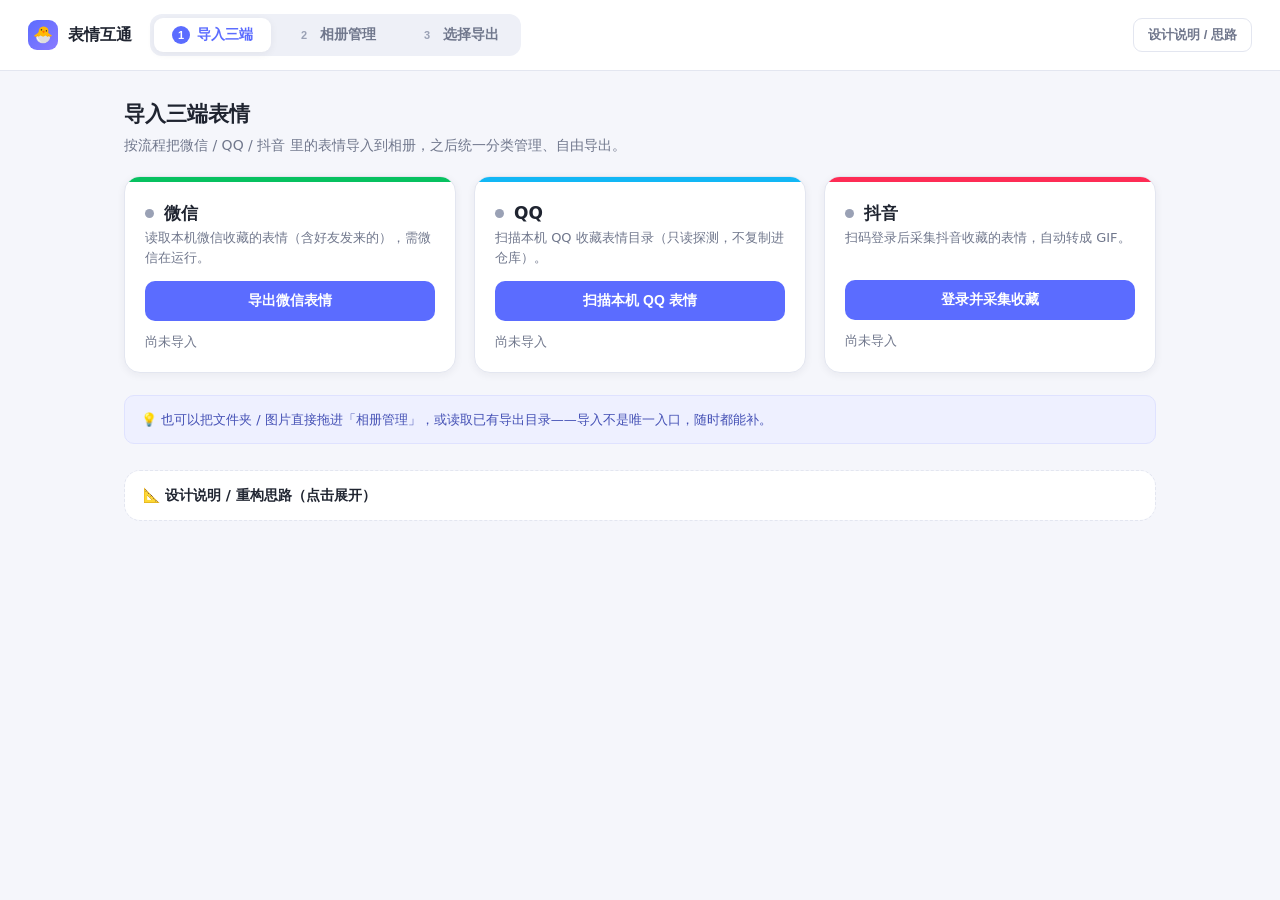
<file: design-prototype/emoji-migrator-mockup.html>
<!DOCTYPE html>
<html lang="zh-CN">
<head>
<meta charset="UTF-8" />
<meta name="viewport" content="width=device-width, initial-scale=1.0" />
<title>表情互通 · 设计原型</title>
<style>
  /* ========== 设计令牌（配色走变量，便于后续换肤） ========== */
  :root {
    --bg: #f5f6fb;
    --surface: #ffffff;
    --surface-2: #eef0f7;
    --border: #e3e6f0;
    --text: #1f2430;
    --text-muted: #70778c;
    --text-faint: #9aa1b5;
    --accent: #5b6cff;
    --accent-soft: #eef0ff;
    --ok: #18b56a;
    --shadow: 0 6px 22px rgba(31, 36, 48, .08);
    --shadow-sm: 0 2px 8px rgba(31, 36, 48, .06);
    --radius: 16px;
    --radius-sm: 10px;
    /* 平台色 */
    --wx: #07c160;
    --qq: #12b7f5;
    --dy: #fe2c55;
  }

  * { box-sizing: border-box; }
  html, body { margin: 0; height: 100%; }
  body {
    font-family: -apple-system, BlinkMacSystemFont, "Segoe UI", "Microsoft YaHei", system-ui, sans-serif;
    background: var(--bg);
    color: var(--text);
    font-size: 14px;
    line-height: 1.5;
  }

  /* ========== 顶栏 ========== */
  header {
    background: var(--surface);
    border-bottom: 1px solid var(--border);
    padding: 14px 28px;
    display: flex;
    align-items: center;
    gap: 18px;
    position: sticky; top: 0; z-index: 20;
  }
  .brand { display: flex; align-items: center; gap: 10px; font-weight: 700; font-size: 16px; }
  .brand .logo {
    width: 30px; height: 30px; border-radius: 9px;
    background: linear-gradient(135deg, var(--accent), #8a7bff);
    display: grid; place-items: center; color: #fff; font-size: 16px;
  }

  /* 阶段分段控件 */
  .stepper { display: flex; gap: 6px; background: var(--surface-2); padding: 4px; border-radius: 12px; }
  .stepper button {
    border: 0; background: transparent; cursor: pointer;
    padding: 8px 18px; border-radius: 9px; font-size: 13.5px; font-weight: 600;
    color: var(--text-muted); transition: all .18s ease;
  }
  .stepper button.active { background: var(--surface); color: var(--accent); box-shadow: var(--shadow-sm); }
  .stepper button .num {
    display: inline-grid; place-items: center; width: 18px; height: 18px;
    border-radius: 50%; background: var(--surface-2); font-size: 11px; margin-right: 7px; color: var(--text-faint);
  }
  .stepper button.active .num { background: var(--accent); color: #fff; }

  .spacer { flex: 1; }
  .hint-toggle {
    border: 1px solid var(--border); background: var(--surface); color: var(--text-muted);
    padding: 7px 14px; border-radius: 9px; cursor: pointer; font-size: 13px; font-weight: 600;
  }
  .hint-toggle:hover { color: var(--accent); border-color: var(--accent); }

  /* ========== 布局 ========== */
  main { max-width: 1080px; margin: 0 auto; padding: 28px 24px 60px; }
  .view { display: none; animation: fade .25s ease; }
  .view.active { display: block; }
  @keyframes fade { from { opacity: 0; transform: translateY(6px); } to { opacity: 1; transform: none; } }

  .page-head { margin-bottom: 20px; }
  .page-head h1 { margin: 0 0 4px; font-size: 21px; }
  .page-head p { margin: 0; color: var(--text-muted); }

  /* ========== 导入视图 ========== */
  .ingest-grid { display: grid; grid-template-columns: repeat(3, 1fr); gap: 18px; }
  .pcard {
    background: var(--surface); border: 1px solid var(--border); border-radius: var(--radius);
    padding: 20px; box-shadow: var(--shadow-sm); position: relative; overflow: hidden;
  }
  .pcard .stripe { position: absolute; top: 0; left: 0; right: 0; height: 5px; }
  .pcard.wx .stripe { background: var(--wx); }
  .pcard.qq .stripe { background: var(--qq); }
  .pcard.dy .stripe { background: var(--dy); }
  .pcard .pname { display: flex; align-items: center; gap: 10px; font-size: 17px; font-weight: 700; margin: 4px 0 2px; }
  .pdot { width: 9px; height: 9px; border-radius: 50%; background: var(--text-faint); }
  .pcard.done .pdot { background: var(--ok); }
  .pcard .pdesc { color: var(--text-muted); font-size: 13px; min-height: 38px; margin-bottom: 14px; }
  .pbtn {
    width: 100%; border: 0; border-radius: var(--radius-sm); padding: 11px; cursor: pointer;
    font-size: 14px; font-weight: 600; transition: filter .15s ease, opacity .15s ease;
  }
  .pbtn.primary { background: var(--accent); color: #fff; }
  .pbtn.primary:hover { filter: brightness(1.05); }
  .pbtn:disabled { background: var(--surface-2); color: var(--text-faint); cursor: default; }
  .pstatus { margin-top: 12px; font-size: 12.5px; color: var(--text-muted); }
  .pstatus b { color: var(--ok); }

  .ingest-note {
    margin-top: 22px; background: var(--accent-soft); border: 1px solid #dfe2ff;
    border-radius: var(--radius-sm); padding: 14px 16px; color: #4450b5; font-size: 13px;
  }

  /* ========== 相册视图 ========== */
  .toolbar {
    display: flex; align-items: center; gap: 12px; margin-bottom: 18px; flex-wrap: wrap;
  }
  .search {
    flex: 1; min-width: 200px; display: flex; align-items: center; gap: 8px;
    background: var(--surface); border: 1px solid var(--border); border-radius: 10px; padding: 9px 12px;
  }
  .search input { border: 0; outline: 0; flex: 1; font-size: 14px; background: transparent; color: var(--text); }
  .chips { display: flex; gap: 8px; flex-wrap: wrap; }
  .chip {
    border: 1px solid var(--border); background: var(--surface); color: var(--text-muted);
    padding: 7px 14px; border-radius: 20px; cursor: pointer; font-size: 13px; font-weight: 600;
    transition: all .15s ease; white-space: nowrap;
  }
  .chip:hover { border-color: var(--accent); color: var(--accent); }
  .chip.active { background: var(--accent); border-color: var(--accent); color: #fff; }
  .sel-info { font-size: 13px; color: var(--text-muted); margin-left: auto; }
  .sel-info b { color: var(--accent); }

  .album-grid { display: grid; grid-template-columns: repeat(auto-fill, minmax(96px, 1fr)); gap: 14px; }
  .tile {
    aspect-ratio: 1; border-radius: 14px; border: 2px solid transparent; cursor: pointer;
    display: grid; place-items: center; position: relative; transition: transform .12s ease, box-shadow .15s ease;
    box-shadow: var(--shadow-sm);
  }
  .tile:hover { transform: translateY(-3px); box-shadow: var(--shadow); }
  .tile .glyph { font-size: 42px; line-height: 1; }
  .tile .tag {
    position: absolute; top: 6px; left: 6px; font-size: 10px; font-weight: 700; color: #fff;
    padding: 2px 7px; border-radius: 20px; backdrop-filter: blur(2px);
  }
  .tile .check {
    position: absolute; top: 6px; right: 6px; width: 20px; height: 20px; border-radius: 50%;
    background: rgba(255,255,255,.85); display: none; place-items: center; font-size: 12px; color: var(--accent);
  }
  .tile.selected { border-color: var(--accent); box-shadow: 0 0 0 3px var(--accent-soft), var(--shadow); }
  .tile.selected .check { display: grid; }

  /* ========== 导出视图 ========== */
  .export-wrap { display: grid; grid-template-columns: 1fr; gap: 18px; }
  .summary-card {
    background: var(--surface); border: 1px solid var(--border); border-radius: var(--radius);
    padding: 18px 20px; box-shadow: var(--shadow-sm); display: flex; align-items: center; gap: 14px;
  }
  .summary-card .big { font-size: 26px; font-weight: 800; color: var(--accent); }
  .target-grid { display: grid; grid-template-columns: repeat(3, 1fr); gap: 16px; }
  .tcard {
    background: var(--surface); border: 2px solid var(--border); border-radius: var(--radius);
    padding: 22px; text-align: center; cursor: pointer; transition: all .15s ease; box-shadow: var(--shadow-sm);
  }
  .tcard:hover { border-color: var(--accent); transform: translateY(-2px); }
  .tcard.selected { border-color: var(--accent); box-shadow: 0 0 0 3px var(--accent-soft), var(--shadow); }
  .tcard .ticon { width: 46px; height: 46px; border-radius: 13px; margin: 0 auto 10px; display: grid; place-items: center; color: #fff; font-size: 22px; }
  .tcard.wx .ticon { background: var(--wx); }
  .tcard.qq .ticon { background: var(--qq); }
  .tcard.dy .ticon { background: var(--dy); }
  .tcard .tname { font-weight: 700; font-size: 16px; }
  .tcard .trules { color: var(--text-muted); font-size: 12px; margin-top: 4px; }

  .export-actions { display: flex; gap: 12px; align-items: center; }
  .export-btn {
    border: 0; background: var(--accent); color: #fff; padding: 13px 30px; border-radius: 11px;
    font-size: 15px; font-weight: 700; cursor: pointer; transition: filter .15s ease;
  }
  .export-btn:hover:not(:disabled) { filter: brightness(1.05); }
  .export-btn:disabled { background: var(--surface-2); color: var(--text-faint); cursor: default; }

  .progress { height: 8px; background: var(--surface-2); border-radius: 20px; overflow: hidden; display: none; }
  .progress.active { display: block; }
  .progress > i { display: block; height: 100%; width: 0; background: var(--accent); border-radius: 20px; transition: width .3s ease; }

  .result-card {
    display: none; background: #f0fbf4; border: 1px solid #c7eed6; border-radius: var(--radius);
    padding: 20px 22px;
  }
  .result-card.show { display: block; animation: fade .25s ease; }
  .result-card h3 { margin: 0 0 8px; color: var(--ok); }
  .result-card .line { color: var(--text); font-size: 13.5px; margin: 3px 0; }
  .result-card .line span { color: var(--text-muted); }
  .result-actions { margin-top: 14px; display: flex; gap: 10px; }
  .ghost-btn {
    border: 1px solid var(--border); background: var(--surface); padding: 9px 16px; border-radius: 9px;
    cursor: pointer; font-size: 13px; font-weight: 600; color: var(--text);
  }
  .ghost-btn:hover { border-color: var(--accent); color: var(--accent); }

  /* ========== 设计说明 / 思路 面板（可折叠） ========== */
  .design-panel {
    margin-top: 26px; border: 1px dashed var(--border); border-radius: var(--radius); overflow: hidden;
  }
  .design-panel summary {
    cursor: pointer; padding: 14px 18px; font-weight: 700; background: var(--surface); list-style: none;
    display: flex; align-items: center; gap: 8px; color: var(--text);
  }
  .design-panel summary::-webkit-details-marker { display: none; }
  .design-panel .body { padding: 4px 18px 18px; color: var(--text-muted); font-size: 13px; }
  .design-panel .body h4 { color: var(--text); margin: 14px 0 6px; }
  .design-panel .body ul { margin: 6px 0; padding-left: 20px; }
  .design-panel code { background: var(--surface-2); padding: 1px 6px; border-radius: 5px; color: #4450b5; }

  /* ========== 指引弹窗 ========== */
  .modal-mask { display: none; position: fixed; inset: 0; background: rgba(20,24,35,.45); z-index: 50; align-items: center; justify-content: center; }
  .modal-mask.show { display: flex; animation: fade .2s ease; }
  .modal { background: var(--surface); width: 560px; max-width: 92vw; border-radius: 18px; padding: 24px; box-shadow: var(--shadow); max-height: 86vh; overflow: auto; }
  .modal h2 { margin: 0 0 16px; font-size: 18px; }
  .gstep { display: flex; gap: 14px; margin-bottom: 18px; }
  .gstep .gnum { flex: 0 0 28px; height: 28px; border-radius: 50%; background: var(--accent-soft); color: var(--accent); display: grid; place-items: center; font-weight: 700; }
  .gstep .gbody h4 { margin: 2px 0 4px; font-size: 14.5px; }
  .gstep .gbody p { margin: 0; color: var(--text-muted); font-size: 13px; }
  .modal .close { margin-top: 6px; width: 100%; border: 1px solid var(--border); background: var(--surface); padding: 11px; border-radius: 10px; cursor: pointer; font-weight: 600; }
  .modal .close:hover { border-color: var(--accent); color: var(--accent); }

  .toast {
    position: fixed; bottom: 26px; left: 50%; transform: translateX(-50%) translateY(20px);
    background: var(--text); color: #fff; padding: 11px 20px; border-radius: 10px; font-size: 13px;
    opacity: 0; pointer-events: none; transition: all .25s ease; z-index: 60;
  }
  .toast.show { opacity: 1; transform: translateX(-50%) translateY(0); }
</style>
</head>
<body>
<header>
  <div class="brand"><span class="logo">🐣</span> 表情互通</div>
  <div class="stepper" id="stepper">
    <button data-view="ingest" class="active"><span class="num">1</span>导入三端</button>
    <button data-view="library"><span class="num">2</span>相册管理</button>
    <button data-view="export"><span class="num">3</span>选择导出</button>
  </div>
  <div class="spacer"></div>
  <button class="hint-toggle" id="hintToggle">设计说明 / 思路</button>
</header>

<main>
  <!-- ========== 视图 1：导入三端 ========== -->
  <section class="view active" id="view-ingest">
    <div class="page-head">
      <h1>导入三端表情</h1>
      <p>按流程把微信 / QQ / 抖音 里的表情导入到相册，之后统一分类管理、自由导出。</p>
    </div>
    <div class="ingest-grid">
      <div class="pcard wx" id="card-wx">
        <div class="stripe"></div>
        <div class="pname"><span class="pdot"></span>微信</div>
        <div class="pdesc">读取本机微信收藏的表情（含好友发来的），需微信在运行。</div>
        <button class="pbtn primary" onclick="simIngest('wx')">导出微信表情</button>
        <div class="pstatus" id="status-wx">尚未导入</div>
      </div>
      <div class="pcard qq" id="card-qq">
        <div class="stripe"></div>
        <div class="pname"><span class="pdot"></span>QQ</div>
        <div class="pdesc">扫描本机 QQ 收藏表情目录（只读探测，不复制进仓库）。</div>
        <button class="pbtn primary" onclick="simIngest('qq')">扫描本机 QQ 表情</button>
        <div class="pstatus" id="status-qq">尚未导入</div>
      </div>
      <div class="pcard dy" id="card-dy">
        <div class="stripe"></div>
        <div class="pname"><span class="pdot"></span>抖音</div>
        <div class="pdesc">扫码登录后采集抖音收藏的表情，自动转成 GIF。</div>
        <button class="pbtn primary" onclick="simIngest('dy')">登录并采集收藏</button>
        <div class="pstatus" id="status-dy">尚未导入</div>
      </div>
    </div>
    <div class="ingest-note">
      💡 也可以把文件夹 / 图片直接拖进「相册管理」，或读取已有导出目录——导入不是唯一入口，随时都能补。
    </div>
  </section>

  <!-- ========== 视图 2：相册管理 ========== -->
  <section class="view" id="view-library">
    <div class="page-head">
      <h1>相册管理</h1>
      <p>所有导入的表情集中在这里，按平台 / 分类筛选，点击缩略图即可多选。</p>
    </div>
    <div class="toolbar">
      <div class="search">
        <span>🔍</span>
        <input id="searchInput" placeholder="搜索表情…" oninput="renderAlbum()" />
      </div>
      <div class="chips" id="platChips">
        <span class="chip active" data-filter="plat" data-value="all">全部平台</span>
        <span class="chip" data-filter="plat" data-value="微信">微信</span>
        <span class="chip" data-filter="plat" data-value="QQ">QQ</span>
        <span class="chip" data-filter="plat" data-value="抖音">抖音</span>
      </div>
      <div class="chips" id="catChips">
        <span class="chip active" data-filter="cat" data-value="all">全部分类</span>
        <span class="chip" data-filter="cat" data-value="表情">表情</span>
        <span class="chip" data-filter="cat" data-value="宠物">宠物</span>
        <span class="chip" data-filter="cat" data-value="文字">文字</span>
        <span class="chip" data-filter="cat" data-value="节日">节日</span>
        <span class="chip" data-filter="cat" data-value="搞笑">搞笑</span>
      </div>
      <div class="sel-info">已选 <b id="selCount">0</b> 个</div>
    </div>
    <div class="album-grid" id="albumGrid"></div>
  </section>

  <!-- ========== 视图 3：选择导出 ========== -->
  <section class="view" id="view-export">
    <div class="page-head">
      <h1>选择导出</h1>
      <p>从相册里挑好的表情，选一个目标平台，导出成它认得的格式。</p>
    </div>
    <div class="export-wrap">
      <div class="summary-card">
        <div class="big" id="expCount">0</div>
        <div>个表情将被导出<br /><span style="color:var(--text-muted);font-size:12px">导出的是修正后的副本，原文件不会被改动</span></div>
      </div>
      <div class="target-grid" id="targetGrid">
        <div class="tcard wx" data-target="微信" onclick="selectTarget('微信')">
          <div class="ticon">💬</div><div class="tname">微信</div>
          <div class="trules">GIF / PNG · 自动修正后缀与尺寸</div>
        </div>
        <div class="tcard qq" data-target="QQ" onclick="selectTarget('QQ')">
          <div class="ticon">🐧</div><div class="tname">QQ</div>
          <div class="trules">GIF / PNG · 感知哈希去重</div>
        </div>
        <div class="tcard dy" data-target="抖音" onclick="selectTarget('抖音')">
          <div class="ticon">🎵</div><div class="tname">抖音</div>
          <div class="trules">GIF · WebP 自动转码</div>
        </div>
      </div>
      <div class="progress" id="progress"><i></i></div>
      <div class="export-actions">
        <button class="export-btn" id="exportBtn" disabled onclick="doExport()">开始导出</button>
        <span id="exportHint" style="color:var(--text-muted);font-size:13px">请先在相册里选择表情，并选一个目标平台</span>
      </div>
      <div class="result-card" id="resultCard">
        <h3>✅ 导出完成</h3>
        <div class="line"><span>导出目录：</span><code id="resDir">~/emoji-migrator-out/20261021-xxxxxx</code></div>
        <div class="line"><span>已导出：</span><b id="resCount">0</b> 个文件（去重后）</div>
        <div class="line"><span>目标平台：</span><b id="resPlat">—</b></div>
        <div class="result-actions">
          <button class="ghost-btn" onclick="openDir()">打开导出目录</button>
          <button class="ghost-btn" onclick="showGuide()">查看导入指引</button>
        </div>
      </div>
    </div>
  </section>

  <!-- ========== 设计说明 ========== -->
  <details class="design-panel">
    <summary>📐 设计说明 / 重构思路（点击展开）</summary>
    <div class="body">
      <h4>1. 核心模型：从「三步向导」改为「相册式」</h4>
      <ul>
        <li>原向导把微信导出 / 抖音采集（本质是<strong>获取来源</strong>）塞进第 2 步「选平台」页，逻辑错位。</li>
        <li>新模型分三阶段：<code>导入三端 → 相册管理 → 选择导出</code>。来源采集归到「导入」，平台选择只出现在「导出」。</li>
        <li>相册是中心：用户导入后<strong>统一分类、自由多选</strong>，不再被线性流程绑死。</li>
      </ul>
      <h4>2. 去掉「质量档位」假控件</h4>
      <ul>
        <li>原代码明确「当前版本不做压缩，档位仅作记录」（EM-010 已下线档位常量）。留着误导用户，故删除。</li>
        <li>导出信息改为真实可读内容：文件数、去重数、目标平台格式规则。</li>
      </ul>
      <h4>3. 视觉</h4>
      <ul>
        <li>配色走 CSS 变量（设计令牌），便于后续换肤 / 适配深浅色。</li>
        <li>平台色身份化：微信绿 / QQ 蓝 / 抖音红，一眼区分来源。</li>
        <li>圆角卡片 + 柔和阴影 + 克制过渡动画（取自通用 UI 原则）。</li>
        <li>长文本省略号处理（搜索/标签不撑破布局）。</li>
      </ul>
      <h4>4. 落地边界（保持治理协议）</h4>
      <ul>
        <li>本文件是<strong>规划原型</strong>，不是仓库源码，不改动 <code>gui.py</code> / <code>src</code>。</li>
        <li>落地时后端仍复用既有受测模块：<code>cli._normalize_dir</code>、<code>qqdir</code>、<code>wxcollect</code>、<code>collect_flow</code>，不重写业务算法。</li>
        <li>合规红线（9 个禁用 API）不变。</li>
      </ul>
    </div>
  </details>
</main>

<!-- 指引弹窗 -->
<div class="modal-mask" id="guideModal">
  <div class="modal">
    <h2 id="guideTitle">导入指引</h2>
    <div id="guideBody"></div>
    <button class="close" onclick="closeGuide()">知道了</button>
  </div>
</div>

<div class="toast" id="toast"></div>

<script>
  // ========== 数据（原型用 emoji 占位，真实落地时换成缩略图） ==========
  const GRADS = [
    "linear-gradient(135deg,#ffe9ec,#ffd6e0)",
    "linear-gradient(135deg,#e6f0ff,#d6e4ff)",
    "linear-gradient(135deg,#e9fff1,#d6ffe6)",
    "linear-gradient(135deg,#fff6e0,#ffeccb)",
    "linear-gradient(135deg,#f0e9ff,#e2d6ff)",
    "linear-gradient(135deg,#e0fbfb,#c9f3f3)"
  ];
  const STICKERS = [
    {e:"😀",src:"微信",cat:"表情"},{e:"🐱",src:"QQ",cat:"宠物"},{e:"🎉",src:"抖音",cat:"节日"},
    {e:"😂",src:"微信",cat:"搞笑"},{e:"🐶",src:"QQ",cat:"宠物"},{e:"❤️",src:"抖音",cat:"表情"},
    {e:"🔥",src:"微信",cat:"搞笑"},{e:"🍕",src:"QQ",cat:"表情"},{e:"🌟",src:"抖音",cat:"节日"},
    {e:"😎",src:"微信",cat:"表情"},{e:"🐰",src:"QQ",cat:"宠物"},{e:"🎁",src:"抖音",cat:"节日"},
    {e:"💡",src:"微信",cat:"文字"},{e:"✨",src:"QQ",cat:"表情"},{e:"😭",src:"抖音",cat:"搞笑"},
    {e:"🐻",src:"微信",cat:"宠物"},{e:"🍔",src:"QQ",cat:"表情"},{e:"⚡",src:"抖音",cat:"搞笑"},
    {e:"🤔",src:"微信",cat:"表情"},{e:"🌈",src:"QQ",cat:"节日"},{e:"💯",src:"抖音",cat:"文字"},
    {e:"🐼",src:"微信",cat:"宠物"},{e:"😍",src:"QQ",cat:"表情"},{e:"🎈",src:"抖音",cat:"节日"}
  ];
  STICKERS.forEach((s,i)=>{ s.id=i; s.selected=false; s.grad=GRADS[i%GRADS.length]; });

  let filterPlat="all", filterCat="all", searchTerm="";
  let exportTarget=null;

  // ========== 阶段切换 ==========
  document.getElementById('stepper').addEventListener('click', e=>{
    const b=e.target.closest('button'); if(!b) return;
    const v=b.dataset.view;
    document.querySelectorAll('.stepper button').forEach(x=>x.classList.toggle('active', x===b));
    document.querySelectorAll('.view').forEach(x=>x.classList.remove('active'));
    document.getElementById('view-'+v).classList.add('active');
    if(v==='export') refreshExport();
  });

  // ========== 导入模拟 ==========
  const INGEST_N = {wx:412, qq:96, dy:38};
  function simIngest(key){
    const card=document.getElementById('card-'+key);
    const btn=card.querySelector('.pbtn');
    btn.disabled=true; btn.textContent='导入中…';
    setTimeout(()=>{
      card.classList.add('done');
      btn.textContent='已导入';
      const n=INGEST_N[key];
      document.getElementById('status-'+key).innerHTML='<b>已导入 '+n+' 个</b> · 已加入相册';
      toast('已把 '+n+' 个'+card.querySelector('.pname').textContent.trim()+' 表情加入相册');
    }, 900);
  }

  // ========== 相册渲染 ==========
  function renderAlbum(){
    searchTerm=document.getElementById('searchInput').value.trim();
    const grid=document.getElementById('albumGrid');
    grid.innerHTML='';
    STICKERS.forEach(s=>{
      if(filterPlat!=='all' && s.src!==filterPlat) return;
      if(filterCat!=='all' && s.cat!==filterCat) return;
      if(searchTerm && !(s.cat.includes(searchTerm)||s.src.includes(searchTerm))) return;
      const d=document.createElement('div');
      d.className='tile'+(s.selected?' selected':'');
      d.style.background=s.grad;
      const col={'微信':'var(--wx)','QQ':'var(--qq)','抖音':'var(--dy)'}[s.src];
      d.innerHTML='<div class="glyph">'+s.e+'</div>'+
        '<div class="tag" style="background:'+col+'">'+s.src+'</div>'+
        '<div class="check">✓</div>';
      d.onclick=()=>{ s.selected=!s.selected; renderAlbum(); updateSelCount(); };
      grid.appendChild(d);
    });
    updateSelCount();
  }
  function updateSelCount(){
    const n=STICKERS.filter(s=>s.selected).length;
    document.getElementById('selCount').textContent=n;
  }

  // 筛选 chip
  document.getElementById('platChips').addEventListener('click', e=>{
    const c=e.target.closest('.chip'); if(!c) return;
    document.querySelectorAll('#platChips .chip').forEach(x=>x.classList.remove('active'));
    c.classList.add('active'); filterPlat=c.dataset.value; renderAlbum();
  });
  document.getElementById('catChips').addEventListener('click', e=>{
    const c=e.target.closest('.chip'); if(!c) return;
    document.querySelectorAll('#catChips .chip').forEach(x=>x.classList.remove('active'));
    c.classList.add('active'); filterCat=c.dataset.value; renderAlbum();
  });

  // ========== 导出 ==========
  function selectTarget(p){
    exportTarget=p;
    document.querySelectorAll('.tcard').forEach(x=>x.classList.toggle('selected', x.dataset.target===p));
    refreshExport();
  }
  function refreshExport(){
    const n=STICKERS.filter(s=>s.selected).length;
    document.getElementById('expCount').textContent=n;
    const btn=document.getElementById('exportBtn');
    const ok=n>0 && exportTarget;
    btn.disabled=!ok;
    document.getElementById('exportHint').textContent = !exportTarget ? '请选一个目标平台' : (n===0?'请先在相册里选择表情':'');
  }
  function doExport(){
    if(document.getElementById('exportBtn').disabled) return;
    const bar=document.getElementById('progress'); bar.classList.add('active');
    const fill=bar.querySelector('i'); fill.style.width='0';
    let p=0; const t=setInterval(()=>{
      p+=18; if(p>100)p=100; fill.style.width=p+'%';
      if(p>=100){
        clearInterval(t); bar.classList.remove('active');
        const n=STICKERS.filter(s=>s.selected).length;
        document.getElementById('resCount').textContent=n;
        document.getElementById('resPlat').textContent=exportTarget;
        document.getElementById('resultCard').classList.add('show');
        toast('导出完成：'+n+' 个表情 → '+exportTarget);
      }
    }, 160);
  }
  function openDir(){ toast('（原型）将打开：'+document.getElementById('resDir').textContent); }

  // ========== 指引弹窗 ==========
  const GUIDES={
    '微信':[['打开微信的表情管理','点左下角「我」→「表情」→ 右上角齿轮，进入表情管理。'],
           ['添加表情','点「添加单张表情」，选中导出的 .gif 文件，可一次多选。'],
           ['在聊天里使用','回到聊天窗口打开表情面板即可看到。']],
    'QQ':[['打开 QQ 聊天窗口','点开表情面板，再点左上角齿轮「设置」。'],
          ['导入表情','选「导入导出」→「导入表情」，选中导出目录或文件。'],
          ['在收藏里查看','导入完成后打开「我的收藏」即可看到。']],
    '抖音':[['打开抖音表情面板','点输入框旁笑脸图标，再点左上角「+」号。'],
            ['添加表情','在相册里选中导出的表情文件，可一次多选。'],
            ['在聊天里使用','回到聊天窗口打开表情面板即可看到。']]
  };
  function showGuide(){
    const g=GUIDES[exportTarget]||GUIDES['微信'];
    document.getElementById('guideTitle').textContent='导入到 '+exportTarget+' · 指引';
    document.getElementById('guideBody').innerHTML=g.map((s,i)=>
      '<div class="gstep"><div class="gnum">'+(i+1)+'</div><div class="gbody"><h4>'+s[0]+'</h4><p>'+s[1]+'</p></div></div>'
    ).join('');
    document.getElementById('guideModal').classList.add('show');
  }
  function closeGuide(){ document.getElementById('guideModal').classList.remove('show'); }
  document.getElementById('guideModal').addEventListener('click', e=>{ if(e.target.id==='guideModal') closeGuide(); });

  // ========== toast ==========
  let toastT;
  function toast(msg){
    const el=document.getElementById('toast'); el.textContent=msg; el.classList.add('show');
    clearTimeout(toastT); toastT=setTimeout(()=>el.classList.remove('show'),2200);
  }

  // ========== hint 按钮 ==========
  document.getElementById('hintToggle').onclick=()=>{
    document.querySelector('.design-panel').open=!document.querySelector('.design-panel').open;
  };

  renderAlbum();
</script>
</body>
</html>
</file>
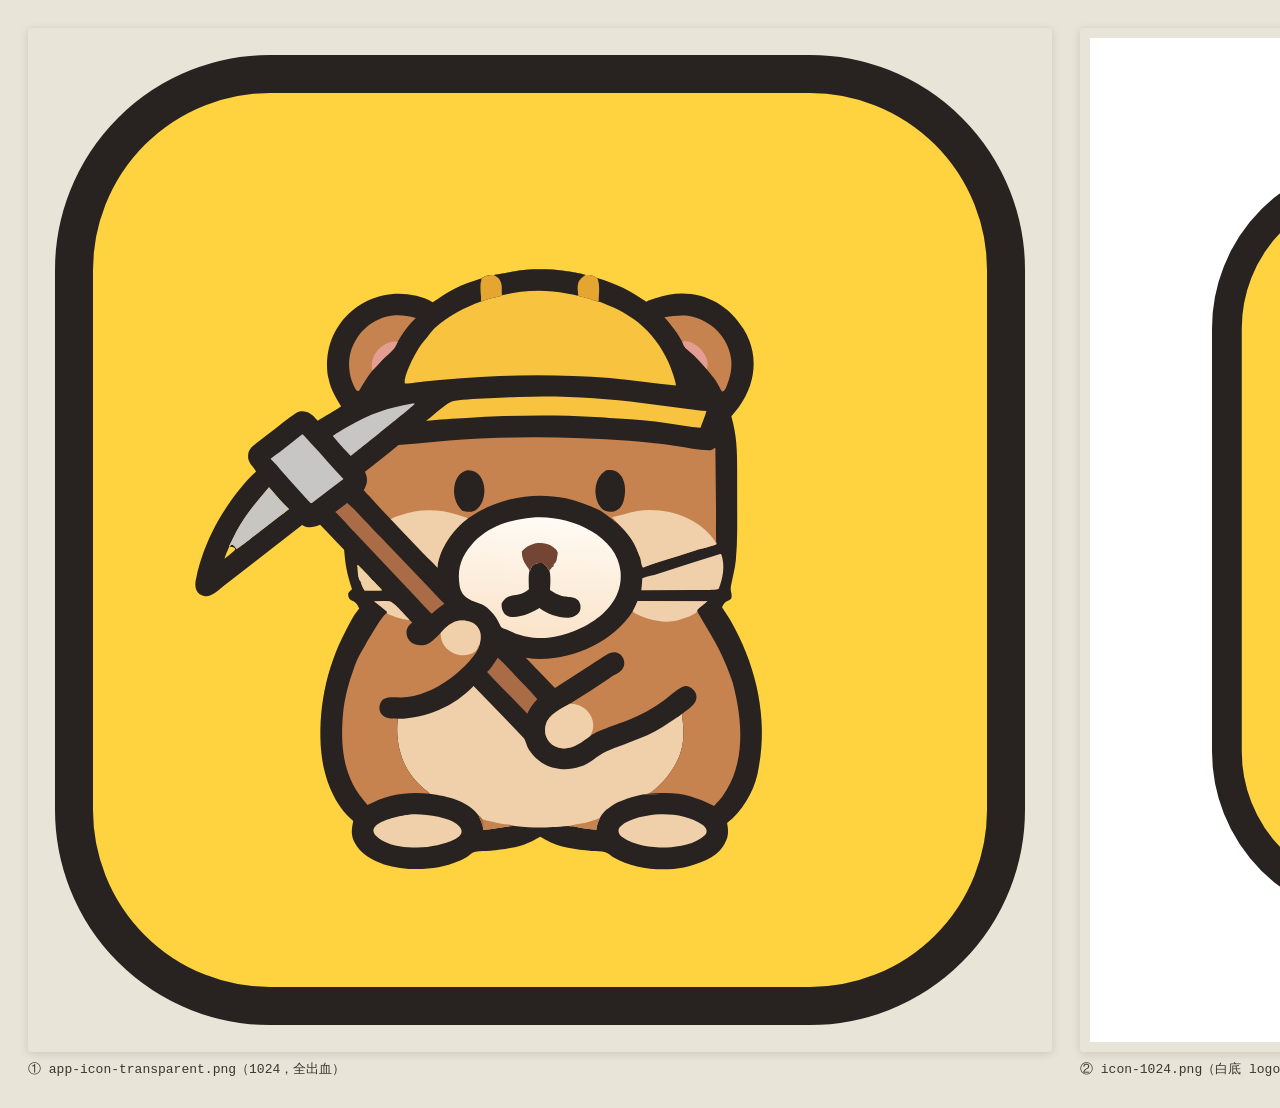
<file: design-prototype/assets/app-icon/icon-lab.html>
<!DOCTYPE html>
<html lang="zh-CN">
<head>
<meta charset="UTF-8" />
<title>应用图标 · 仓鼠正面（举镐）</title>
<style>
  body { margin: 0; background: #E9E4D8; display: flex; gap: 28px; padding: 28px;
         font: 13px/1.5 ui-monospace, Consolas, monospace; color: #3a3530; }
  figure { margin: 0; }
  canvas { display: block; border-radius: 4px; box-shadow: 0 2px 10px rgba(0,0,0,.12); }
  figcaption { padding-top: 8px; }
</style>
</head>
<body>
<!--
  应用图标现行稿：仓鼠正面（安全帽 + 镐），扁平贴纸风，黄底黑描边。

  这个文件是「图标母版」的唯一生成源，旁边 hamster-front.svg 是角色素材。
  派生文件（同目录）：
    app-icon-transparent.png  1024  全出血、透明背景   ← 本页左图另存
    icon-1024.png             1024  白底 logo 版（作品缩到 ink 宽 ~760 居中）
    icon-512.png / icon-256.png    icon-1024 的等比缩小
    app-icon.ico              16/24/32/48/64/128/256 多尺寸（由全出血母版降采样）
  README 里引的是 icon-256.png；PyInstaller 用 app-icon.ico（见 build/emoji-migrator.spec）。
  改图标 = 改这里 → 重新导出上面那几个文件，别直接改 PNG。
-->
<figure>
  <canvas id="master" width="1024" height="1024"></canvas>
  <figcaption>① app-icon-transparent.png（1024，全出血）</figcaption>
</figure>
<figure>
  <canvas id="logo" width="1024" height="1024"></canvas>
  <figcaption>② icon-1024.png（白底 logo 版）</figcaption>
</figure>
<script>
const INK = '#282320', YEL = '#FFD23F';
const SRC = 'hamster-front.svg';

/* 圆角方贴纸：932 见方、46 内缩、196 圆角、38 描边 */
function plate(c) {
  c.beginPath();
  c.roundRect(46, 46, 932, 932, 196);
  c.fillStyle = YEL; c.fill();
  c.lineWidth = 38; c.strokeStyle = INK; c.stroke();
}

/* 角色：和分镜里用的是同一张，1024 画布缩放到 (120,96,784) 摆位 */
function drawMaster(c, img, scale = 1, clear = true) {
  if (clear) c.clearRect(0, 0, 1024, 1024);
  c.save();
  if (scale !== 1) {                     // logo 版整体缩到中心
    c.translate(512, 512); c.scale(scale, scale); c.translate(-512, -512);
  }
  plate(c);
  c.save();
  c.beginPath(); c.roundRect(46, 46, 932, 932, 196); c.clip();
  c.drawImage(img, 0, 0, 1024, 1024, 120, 96, 784, 784);
  c.restore();
  c.restore();
}

const img = new Image();
img.onload = () => {
  drawMaster(document.getElementById('master').getContext('2d'), img, 1);
  const lg = document.getElementById('logo');
  const lc = lg.getContext('2d');
  lc.fillStyle = '#FFFFFF'; lc.fillRect(10, 10, 1004, 1004);   // 白底 10px 透明边
  drawMaster(lc, img, 760 / 970, false);                       // ink 宽 970 → 760
};
img.onerror = () => { document.body.insertAdjacentHTML('beforeend',
  '<p style="color:#b00">hamster-front.svg 没加载到——本页需要和它放在同一目录。</p>'); };
img.src = SRC;
</script>
</body>
</html>
</file>
